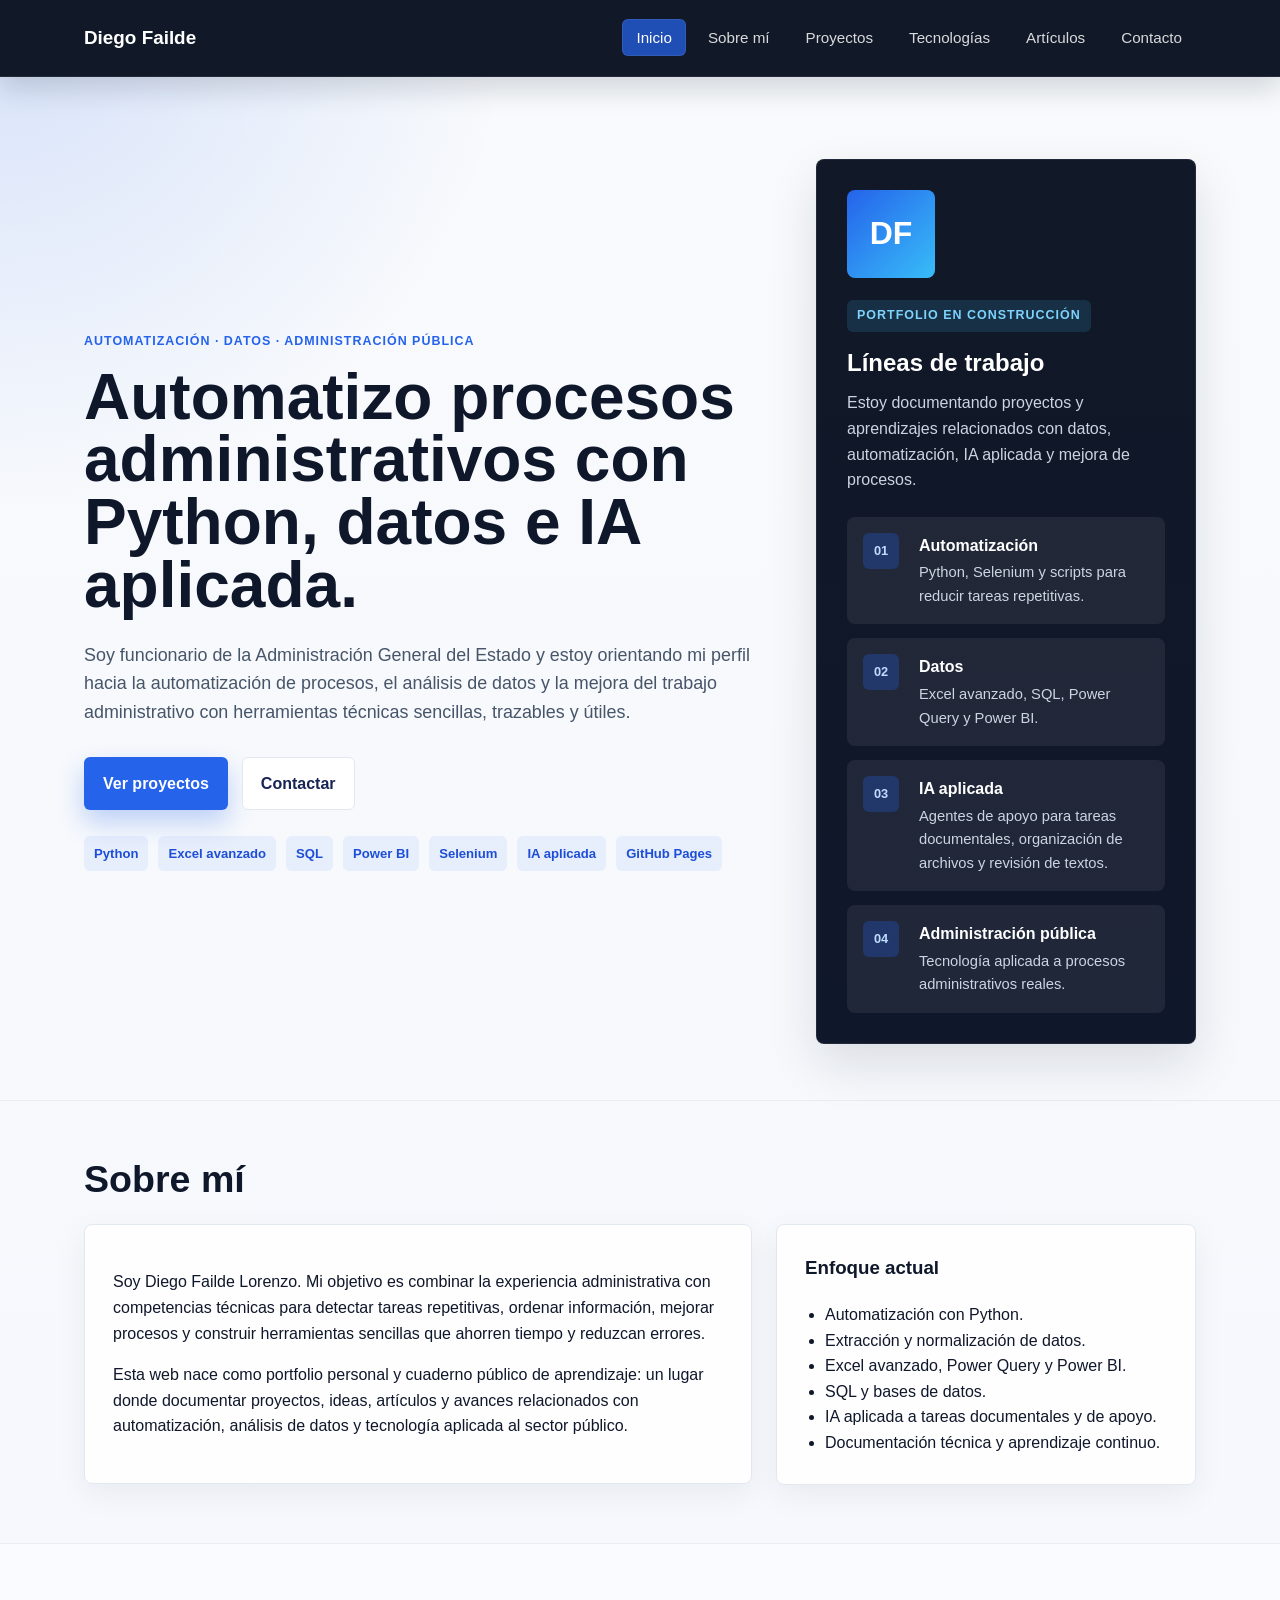
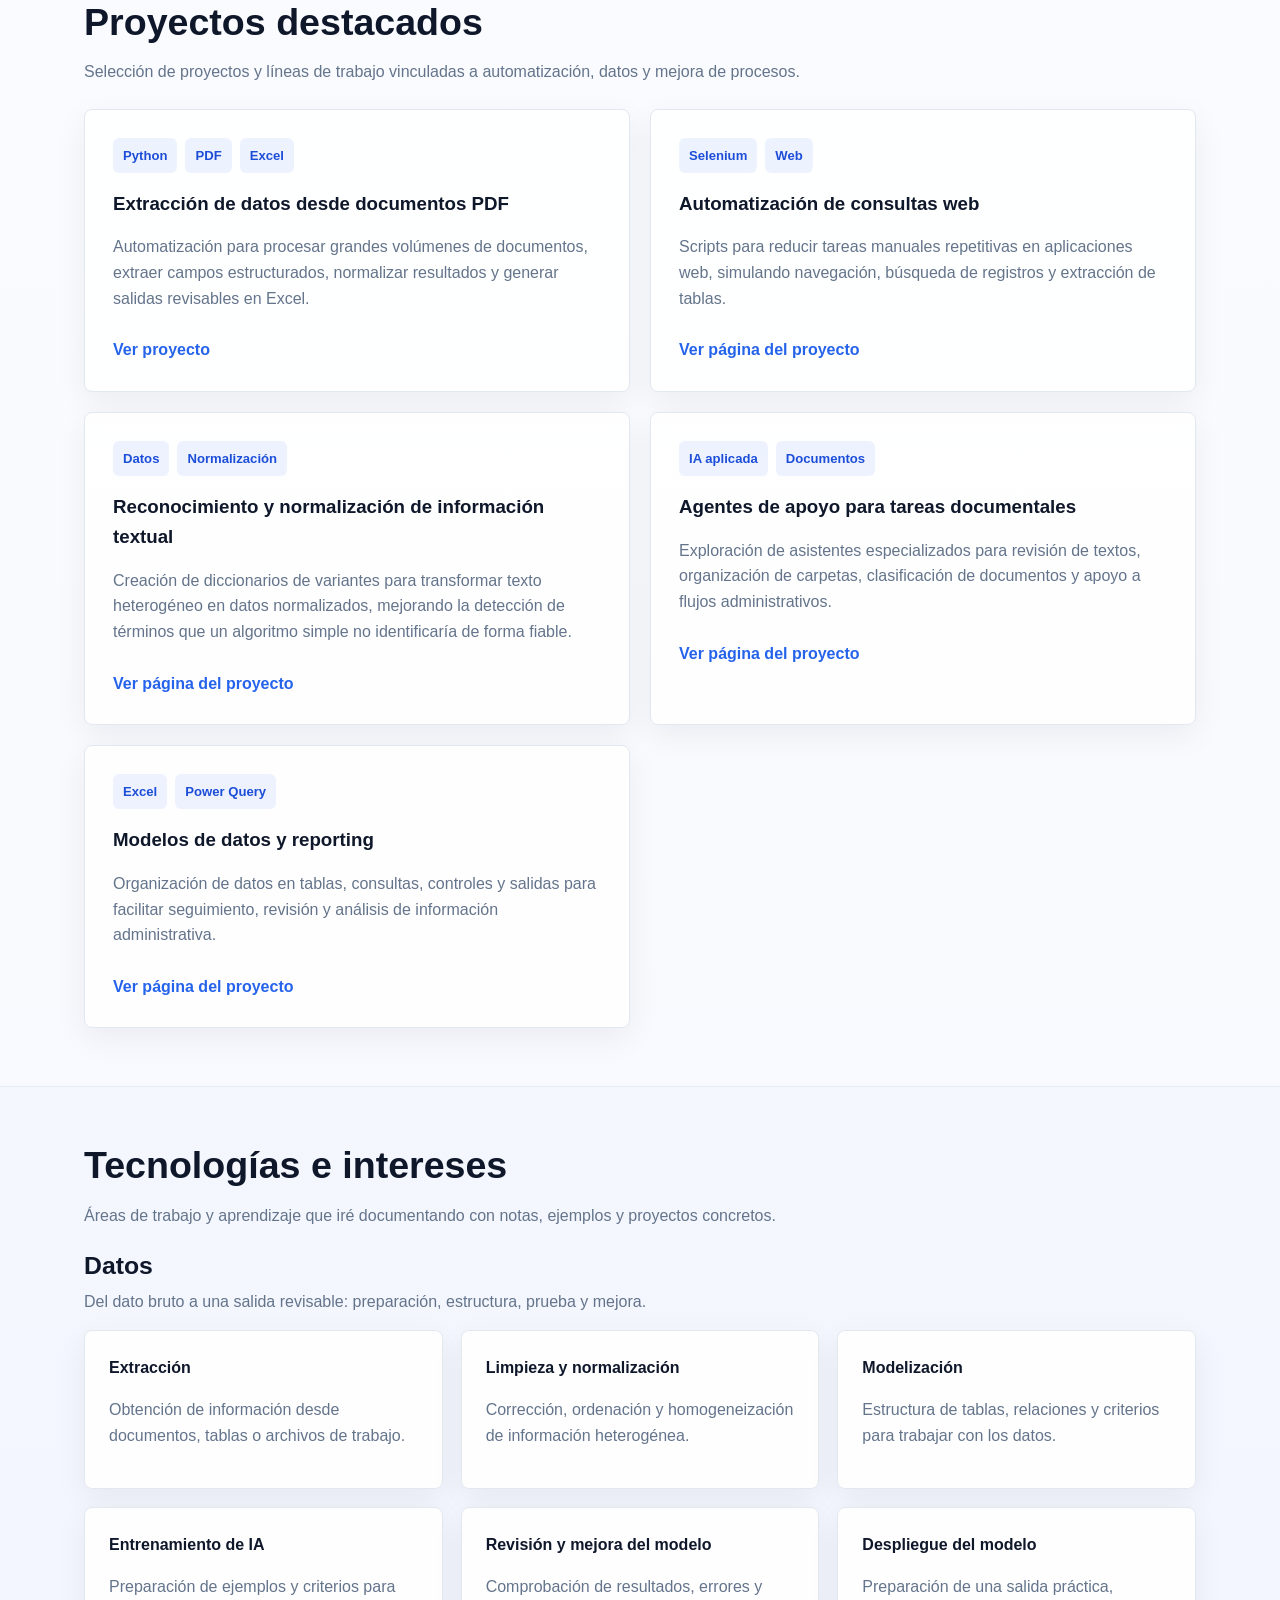
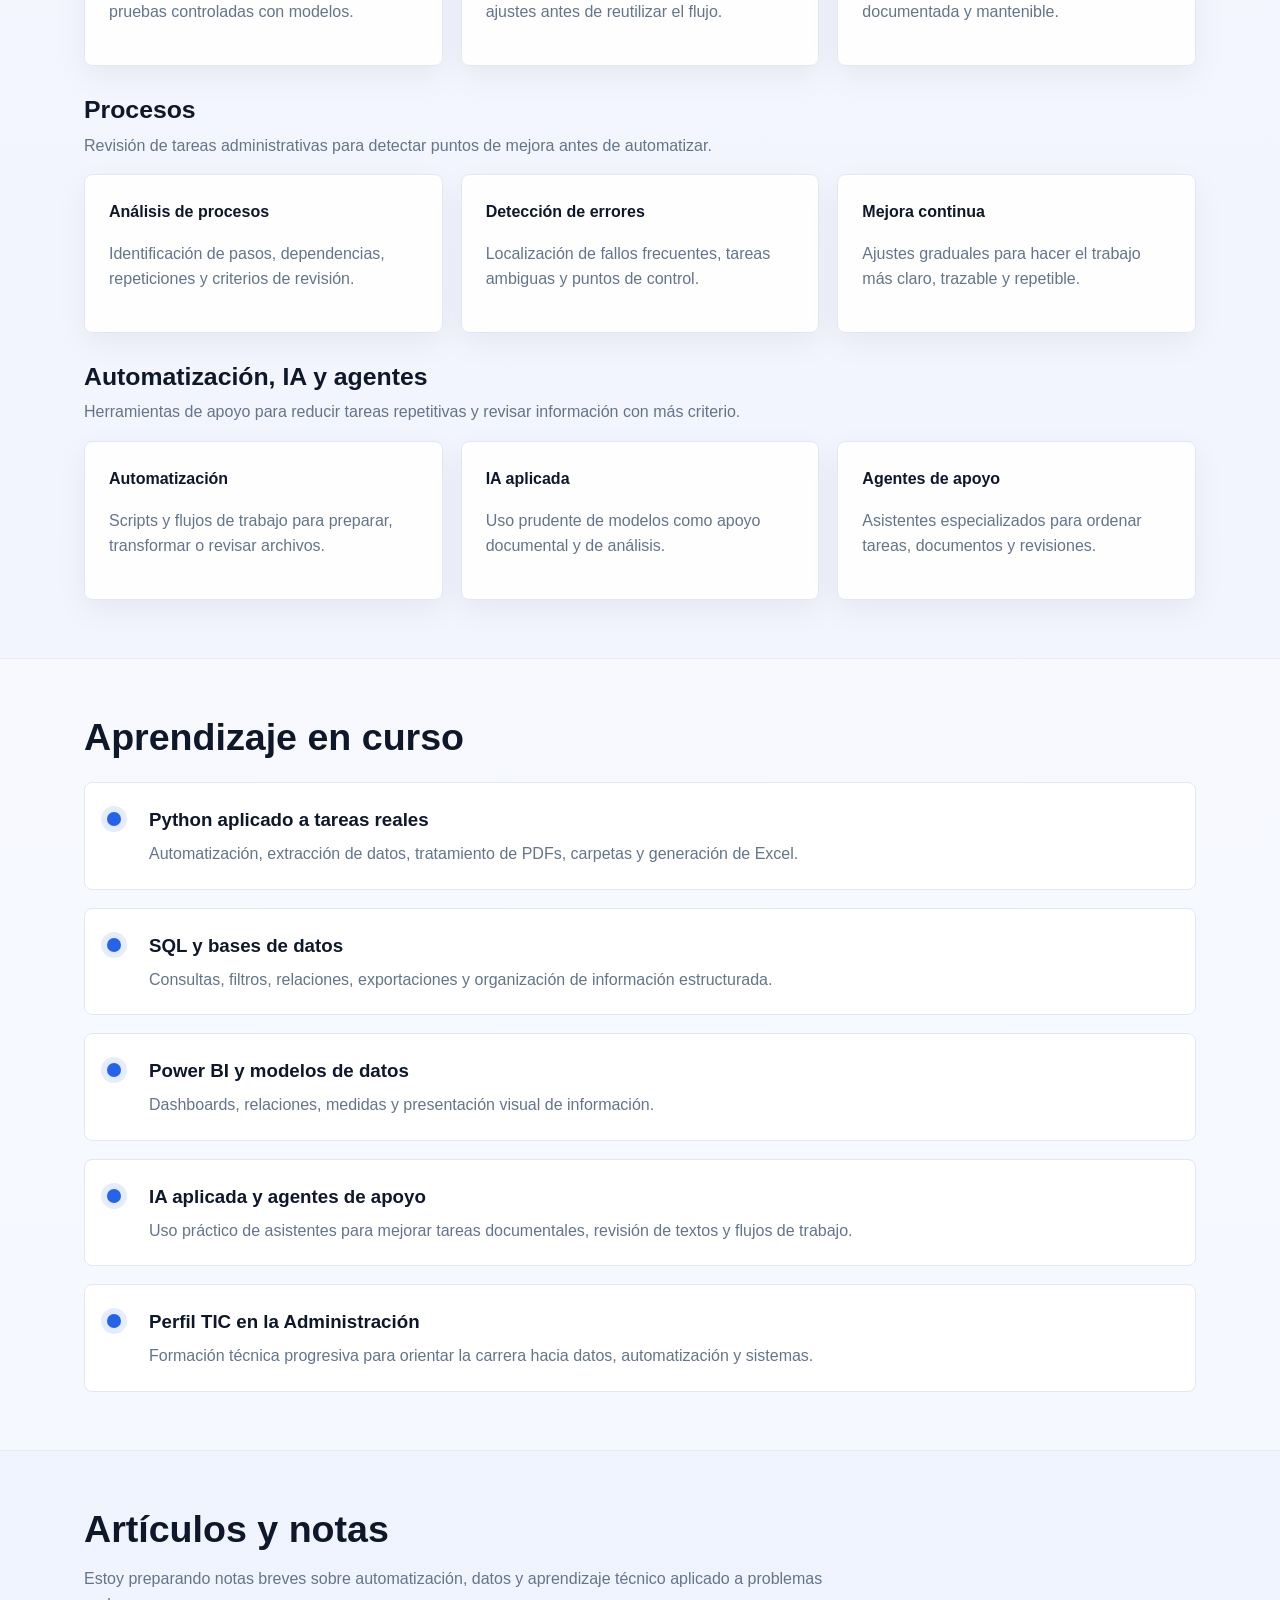
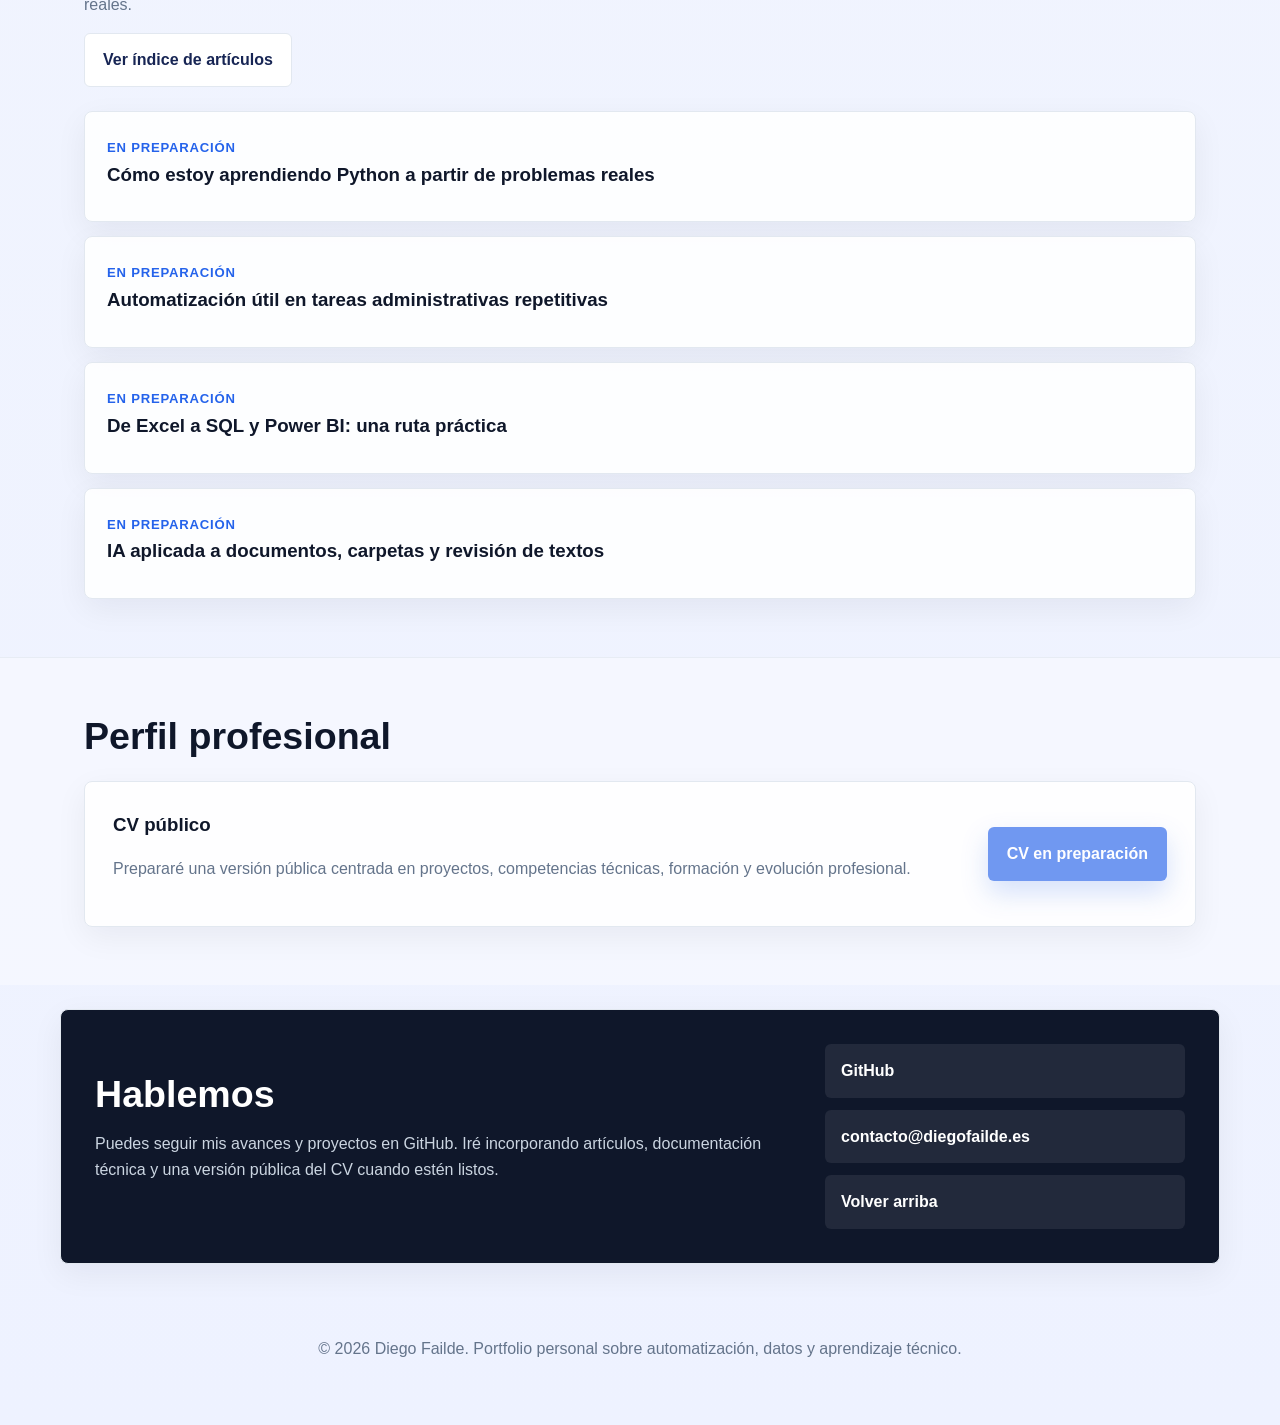
<file: index.html>
<!DOCTYPE html>
<html lang="es">
<head>
  <meta charset="UTF-8" />
  <meta name="viewport" content="width=device-width, initial-scale=1.0" />
  <title>Diego Failde | Automatización, datos y administración pública</title>
  <meta name="description" content="Portfolio personal de Diego Failde: automatización, análisis de datos, Python, Excel, SQL, IA aplicada y mejora de procesos en la administración pública." />
  <meta name="robots" content="index, follow" />
  <meta name="theme-color" content="#172033" />
  <meta property="og:title" content="Diego Failde | Automatización, datos y administración pública" />
  <meta property="og:description" content="Portfolio personal sobre automatización, análisis de datos, Python, Excel, SQL, IA aplicada y mejora de procesos." />
  <meta property="og:type" content="website" />
  <meta property="og:url" content="https://www.diegofailde.es/" />
  <meta property="og:site_name" content="Diego Failde" />
  <meta property="og:locale" content="es_ES" />
  <meta name="twitter:card" content="summary" />
  <meta name="twitter:title" content="Diego Failde | Automatización, datos y administración pública" />
  <meta name="twitter:description" content="Portfolio personal sobre automatización, análisis de datos, Python, Excel, SQL, IA aplicada y mejora de procesos." />
  <link rel="canonical" href="https://www.diegofailde.es/" />
  <link rel="icon" href="/favicon.svg" type="image/svg+xml" />
  <link rel="stylesheet" href="styles.css?v=20260615-2" />
</head>

<body>
  <a class="skip-link" href="#contenido">Saltar al contenido</a>

  <header class="site-header">
    <nav class="nav" aria-label="Navegación principal">
      <a class="brand" href="#inicio">Diego Failde</a>

      <ul class="nav-links">
        <li><a href="#inicio">Inicio</a></li>
        <li><a href="#sobre-mi">Sobre mí</a></li>
        <li><a href="#proyectos">Proyectos</a></li>
        <li><a href="#tecnologias">Tecnologías</a></li>
        <li><a href="#articulos">Artículos</a></li>
        <li><a href="#contacto">Contacto</a></li>
      </ul>
    </nav>
  </header>

  <main id="contenido">
    <section id="inicio" class="hero" aria-labelledby="titulo-principal">
      <div class="hero-content">
        <p class="eyebrow">Automatización · Datos · Administración pública</p>

        <h1 id="titulo-principal">
          Automatizo procesos administrativos con Python, datos e IA aplicada.
        </h1>

        <p class="hero-text">
          Soy funcionario de la Administración General del Estado y estoy orientando mi perfil hacia
          la automatización de procesos, el análisis de datos y la mejora del trabajo administrativo
          con herramientas técnicas sencillas, trazables y útiles.
        </p>

        <div class="hero-actions">
          <a class="btn btn-primary" href="#proyectos">Ver proyectos</a>
          <a class="btn btn-secondary" href="#contacto">Contactar</a>
        </div>

        <div class="hero-tags">
          <span>Python</span>
          <span>Excel avanzado</span>
          <span>SQL</span>
          <span>Power BI</span>
          <span>Selenium</span>
          <span>IA aplicada</span>
          <span>GitHub Pages</span>
        </div>
      </div>

      <aside class="hero-card" aria-labelledby="lineas-trabajo">
        <div class="avatar">DF</div>

        <p class="card-label">Portfolio en construcción</p>

        <h2 id="lineas-trabajo">Líneas de trabajo</h2>

        <p class="hero-card-text">
          Estoy documentando proyectos y aprendizajes relacionados con datos,
          automatización, IA aplicada y mejora de procesos.
        </p>

        <div class="focus-list">
          <div>
            <span class="focus-icon">01</span>
            <div>
              <strong>Automatización</strong>
              <p>Python, Selenium y scripts para reducir tareas repetitivas.</p>
            </div>
          </div>

          <div>
            <span class="focus-icon">02</span>
            <div>
              <strong>Datos</strong>
              <p>Excel avanzado, SQL, Power Query y Power BI.</p>
            </div>
          </div>

          <div>
            <span class="focus-icon">03</span>
            <div>
              <strong>IA aplicada</strong>
              <p>Agentes de apoyo para tareas documentales, organización de archivos y revisión de textos.</p>
            </div>
          </div>

          <div>
            <span class="focus-icon">04</span>
            <div>
              <strong>Administración pública</strong>
              <p>Tecnología aplicada a procesos administrativos reales.</p>
            </div>
          </div>
        </div>
      </aside>
    </section>

    <section id="sobre-mi" class="section section-band observe-section" aria-labelledby="sobre-mi-titulo">
      <div class="section-heading">
        <h2 id="sobre-mi-titulo">Sobre mí</h2>
      </div>

      <div class="two-columns">
        <div>
          <p>
            Soy Diego Failde Lorenzo. Mi objetivo es combinar la experiencia administrativa con competencias
            técnicas para detectar tareas repetitivas, ordenar información, mejorar procesos y construir
            herramientas sencillas que ahorren tiempo y reduzcan errores.
          </p>

          <p>
            Esta web nace como portfolio personal y cuaderno público de aprendizaje: un lugar donde documentar
            proyectos, ideas, artículos y avances relacionados con automatización, análisis de datos y tecnología
            aplicada al sector público.
          </p>
        </div>

        <div class="highlight-box">
          <h3>Enfoque actual</h3>
          <ul>
            <li>Automatización con Python.</li>
            <li>Extracción y normalización de datos.</li>
            <li>Excel avanzado, Power Query y Power BI.</li>
            <li>SQL y bases de datos.</li>
            <li>IA aplicada a tareas documentales y de apoyo.</li>
            <li>Documentación técnica y aprendizaje continuo.</li>
          </ul>
        </div>
      </div>
    </section>

    <section id="proyectos" class="section section-band section-band-muted observe-section" aria-labelledby="proyectos-titulo">
      <div class="section-heading">
        <h2 id="proyectos-titulo">Proyectos destacados</h2>
        <p>
          Selección de proyectos y líneas de trabajo vinculadas a automatización, datos y mejora de procesos.
        </p>
      </div>

      <div class="project-grid">
        <article class="project-card featured">
          <div class="card-topline">
            <span class="badge">Python</span>
            <span class="badge">PDF</span>
            <span class="badge">Excel</span>
          </div>
          <h3>Extracción de datos desde documentos PDF</h3>
          <p>
            Automatización para procesar grandes volúmenes de documentos, extraer campos estructurados,
            normalizar resultados y generar salidas revisables en Excel.
          </p>
          <a href="proyectos/preparacion-expedientes-pdf.html" class="card-link">Ver proyecto</a>
        </article>

        <article class="project-card">
          <div class="card-topline">
            <span class="badge">Selenium</span>
            <span class="badge">Web</span>
          </div>
          <h3>Automatización de consultas web</h3>
          <p>
            Scripts para reducir tareas manuales repetitivas en aplicaciones web, simulando navegación,
            búsqueda de registros y extracción de tablas.
          </p>
          <a href="proyectos/automatizacion-consultas-web.html" class="card-link">Ver página del proyecto</a>
        </article>

        <article class="project-card">
          <div class="card-topline">
            <span class="badge">Datos</span>
            <span class="badge">Normalización</span>
          </div>
          <h3>Reconocimiento y normalización de información textual</h3>
          <p>
            Creación de diccionarios de variantes para transformar texto heterogéneo en datos normalizados,
            mejorando la detección de términos que un algoritmo simple no identificaría de forma fiable.
          </p>
          <a href="proyectos/normalizacion-informacion-textual.html" class="card-link">Ver página del proyecto</a>
        </article>

        <article class="project-card">
          <div class="card-topline">
            <span class="badge">IA aplicada</span>
            <span class="badge">Documentos</span>
          </div>
          <h3>Agentes de apoyo para tareas documentales</h3>
          <p>
            Exploración de asistentes especializados para revisión de textos, organización de carpetas,
            clasificación de documentos y apoyo a flujos administrativos.
          </p>
          <a href="proyectos/agentes-apoyo-documental.html" class="card-link">Ver página del proyecto</a>
        </article>

        <article class="project-card">
          <div class="card-topline">
            <span class="badge">Excel</span>
            <span class="badge">Power Query</span>
          </div>
          <h3>Modelos de datos y reporting</h3>
          <p>
            Organización de datos en tablas, consultas, controles y salidas para facilitar seguimiento,
            revisión y análisis de información administrativa.
          </p>
          <a href="proyectos/modelos-datos-reporting.html" class="card-link">Ver página del proyecto</a>
        </article>
      </div>
    </section>

    <section id="tecnologias" class="section section-band observe-section" aria-labelledby="tecnologias-titulo">
      <div class="section-heading">
        <h2 id="tecnologias-titulo">Tecnologías e intereses</h2>
        <p>
          Áreas de trabajo y aprendizaje que iré documentando con notas, ejemplos y proyectos concretos.
        </p>
      </div>

      <div class="work-blocks">
        <article class="work-block">
          <div class="work-block-heading">
            <h3>Datos</h3>
            <p>Del dato bruto a una salida revisable: preparación, estructura, prueba y mejora.</p>
          </div>
          <div class="skills-grid compact-grid">
            <a class="skill-card" href="temas/limpieza-normalizacion.html">
              <h4>Extracción</h4>
              <p>Obtención de información desde documentos, tablas o archivos de trabajo.</p>
            </a>
            <a class="skill-card" href="temas/limpieza-normalizacion.html">
              <h4>Limpieza y normalización</h4>
              <p>Corrección, ordenación y homogeneización de información heterogénea.</p>
            </a>
            <a class="skill-card" href="temas/modelizacion.html">
              <h4>Modelización</h4>
              <p>Estructura de tablas, relaciones y criterios para trabajar con los datos.</p>
            </a>
            <a class="skill-card" href="temas/analisis-datos.html">
              <h4>Entrenamiento de IA</h4>
              <p>Preparación de ejemplos y criterios para pruebas controladas con modelos.</p>
            </a>
            <a class="skill-card" href="temas/analisis-datos.html">
              <h4>Revisión y mejora del modelo</h4>
              <p>Comprobación de resultados, errores y ajustes antes de reutilizar el flujo.</p>
            </a>
            <a class="skill-card" href="temas/modelizacion.html">
              <h4>Despliegue del modelo</h4>
              <p>Preparación de una salida práctica, documentada y mantenible.</p>
            </a>
          </div>
        </article>

        <article class="work-block">
          <div class="work-block-heading">
            <h3>Procesos</h3>
            <p>Revisión de tareas administrativas para detectar puntos de mejora antes de automatizar.</p>
          </div>
          <div class="skills-grid compact-grid three-grid">
            <a class="skill-card" href="temas/mejora-procesos.html">
              <h4>Análisis de procesos</h4>
              <p>Identificación de pasos, dependencias, repeticiones y criterios de revisión.</p>
            </a>
            <a class="skill-card" href="temas/mejora-procesos.html">
              <h4>Detección de errores</h4>
              <p>Localización de fallos frecuentes, tareas ambiguas y puntos de control.</p>
            </a>
            <a class="skill-card" href="temas/mejora-procesos.html">
              <h4>Mejora continua</h4>
              <p>Ajustes graduales para hacer el trabajo más claro, trazable y repetible.</p>
            </a>
          </div>
        </article>

        <article class="work-block">
          <div class="work-block-heading">
            <h3>Automatización, IA y agentes</h3>
            <p>Herramientas de apoyo para reducir tareas repetitivas y revisar información con más criterio.</p>
          </div>
          <div class="skills-grid compact-grid three-grid">
            <a class="skill-card" href="temas/automatizacion.html">
              <h4>Automatización</h4>
              <p>Scripts y flujos de trabajo para preparar, transformar o revisar archivos.</p>
            </a>
            <a class="skill-card" href="temas/automatizacion.html">
              <h4>IA aplicada</h4>
              <p>Uso prudente de modelos como apoyo documental y de análisis.</p>
            </a>
            <a class="skill-card" href="temas/automatizacion.html">
              <h4>Agentes de apoyo</h4>
              <p>Asistentes especializados para ordenar tareas, documentos y revisiones.</p>
            </a>
          </div>
        </article>
      </div>
    </section>

    <section id="aprendizaje" class="section section-band section-band-muted" aria-labelledby="aprendizaje-titulo">
      <div class="section-heading">
        <h2 id="aprendizaje-titulo">Aprendizaje en curso</h2>
      </div>

      <div class="timeline">
        <div class="timeline-item">
          <span class="timeline-marker"></span>
          <div>
            <h3>Python aplicado a tareas reales</h3>
            <p>Automatización, extracción de datos, tratamiento de PDFs, carpetas y generación de Excel.</p>
          </div>
        </div>

        <div class="timeline-item">
          <span class="timeline-marker"></span>
          <div>
            <h3>SQL y bases de datos</h3>
            <p>Consultas, filtros, relaciones, exportaciones y organización de información estructurada.</p>
          </div>
        </div>

        <div class="timeline-item">
          <span class="timeline-marker"></span>
          <div>
            <h3>Power BI y modelos de datos</h3>
            <p>Dashboards, relaciones, medidas y presentación visual de información.</p>
          </div>
        </div>

        <div class="timeline-item">
          <span class="timeline-marker"></span>
          <div>
            <h3>IA aplicada y agentes de apoyo</h3>
            <p>Uso práctico de asistentes para mejorar tareas documentales, revisión de textos y flujos de trabajo.</p>
          </div>
        </div>

        <div class="timeline-item">
          <span class="timeline-marker"></span>
          <div>
            <h3>Perfil TIC en la Administración</h3>
            <p>Formación técnica progresiva para orientar la carrera hacia datos, automatización y sistemas.</p>
          </div>
        </div>
      </div>
    </section>

    <section id="articulos" class="section section-band observe-section" aria-labelledby="articulos-titulo">
      <div class="section-heading">
        <h2 id="articulos-titulo">Artículos y notas</h2>
        <p>
          Estoy preparando notas breves sobre automatización, datos y aprendizaje técnico aplicado a problemas reales.
        </p>
        <a class="btn btn-secondary" href="articulos/">Ver índice de artículos</a>
      </div>

      <div class="article-list">
        <article>
          <span>En preparación</span>
          <h3>Cómo estoy aprendiendo Python a partir de problemas reales</h3>
        </article>

        <article>
          <span>En preparación</span>
          <h3>Automatización útil en tareas administrativas repetitivas</h3>
        </article>

        <article>
          <span>En preparación</span>
          <h3>De Excel a SQL y Power BI: una ruta práctica</h3>
        </article>

        <article>
          <span>En preparación</span>
          <h3>IA aplicada a documentos, carpetas y revisión de textos</h3>
        </article>
      </div>
    </section>

    <section id="cv" class="section section-band section-band-muted" aria-labelledby="cv-titulo">
      <div class="section-heading">
        <h2 id="cv-titulo">Perfil profesional</h2>
      </div>

      <div class="cv-box">
        <div>
          <h3>CV público</h3>
          <p>
            Prepararé una versión pública centrada en proyectos, competencias técnicas, formación y evolución profesional.
          </p>
        </div>

        <span class="btn btn-primary disabled" role="status">CV en preparación</span>
      </div>
    </section>

    <section id="contacto" class="section contact-section observe-section" aria-labelledby="contacto-titulo">
      <div>
        <h2 id="contacto-titulo">Hablemos</h2>
        <p>
          Puedes seguir mis avances y proyectos en GitHub. Iré incorporando artículos, documentación
          técnica y una versión pública del CV cuando estén listos.
        </p>
      </div>

      <div class="contact-links">
        <a href="https://github.com/DiegoFailde707" target="_blank" rel="noopener noreferrer" aria-label="GitHub de Diego Failde, abre en una pestaña nueva">GitHub</a>
        <a href="mailto:contacto@diegofailde.es">contacto@diegofailde.es</a>
        <a href="#inicio">Volver arriba</a>
      </div>
    </section>
  </main>

  <footer class="footer">
    <p>© 2026 Diego Failde. Portfolio personal sobre automatización, datos y aprendizaje técnico.</p>
  </footer>

  <script>
    const navLinks = Array.from(document.querySelectorAll('.nav-links a'));
    const trackedSections = navLinks
      .map((link) => document.querySelector(link.getAttribute('href')))
      .filter(Boolean);

    function setActiveLink(id) {
      navLinks.forEach((link) => {
        const isActive = link.getAttribute('href') === `#${id}`;

        link.classList.toggle('active', isActive);

        if (isActive) {
          link.setAttribute('aria-current', 'true');
        } else {
          link.removeAttribute('aria-current');
        }
      });
    }

    function updateActiveLink() {
      const pageBottom = window.innerHeight + window.scrollY >= document.documentElement.scrollHeight - 8;

      if (pageBottom) {
        setActiveLink('contacto');
        return;
      }

      const headerHeight = document.querySelector('.site-header')?.offsetHeight || 0;
      const readingLine = window.scrollY + headerHeight + 120;
      let currentId = trackedSections[0]?.id;

      trackedSections.forEach((section) => {
        const sectionTop = section.getBoundingClientRect().top + window.scrollY;

        if (readingLine >= sectionTop) {
          currentId = section.id;
        }
      });

      if (currentId) {
        setActiveLink(currentId);
      }
    }

    navLinks.forEach((link) => {
      link.addEventListener('click', () => {
        const id = link.getAttribute('href').replace('#', '');
        setActiveLink(id);
        window.setTimeout(updateActiveLink, 500);
      });
    });

    let ticking = false;

    window.addEventListener('scroll', () => {
      if (!ticking) {
        window.requestAnimationFrame(() => {
          updateActiveLink();
          ticking = false;
        });

        ticking = true;
      }
    });

    window.addEventListener('load', updateActiveLink);
    window.addEventListener('resize', updateActiveLink);
  </script>
</body>
</html>
</file>
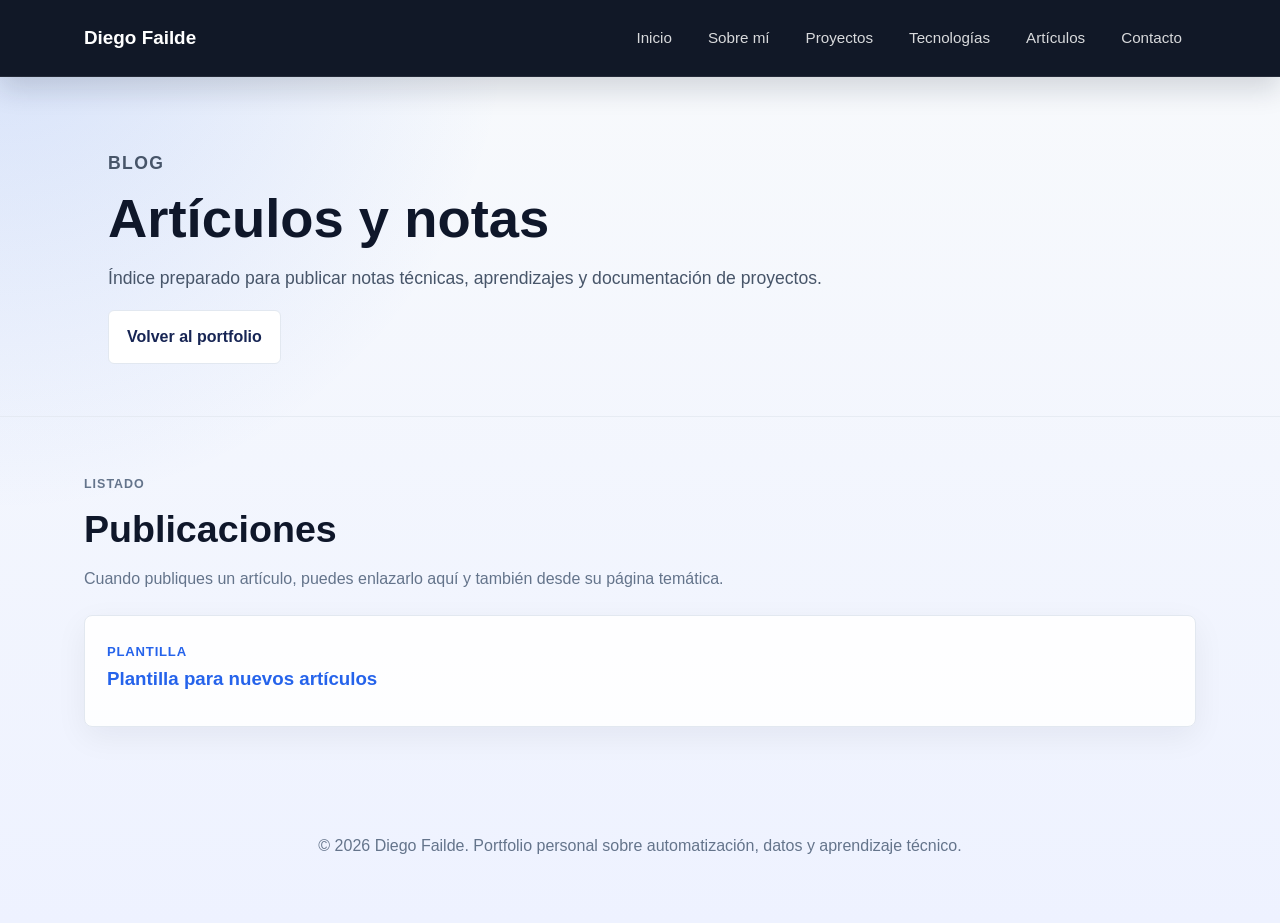
<file: articulos/index.html>
<!DOCTYPE html>
<html lang="es">
<head>
  <meta charset="UTF-8" />
  <meta name="viewport" content="width=device-width, initial-scale=1.0" />
  <title>Artículos y notas | Diego Failde</title>
  <meta name="description" content="Índice de artículos y notas de Diego Failde sobre automatización, datos, procesos y aprendizaje técnico." />
  <meta name="robots" content="index, follow" />
  <meta name="theme-color" content="#172033" />
  <meta property="og:title" content="Artículos y notas | Diego Failde" />
  <meta property="og:description" content="Índice de artículos y notas sobre automatización, datos y procesos." />
  <meta property="og:type" content="website" />
  <meta property="og:url" content="https://www.diegofailde.es/articulos/" />
  <meta property="og:site_name" content="Diego Failde" />
  <meta property="og:locale" content="es_ES" />
  <meta name="twitter:card" content="summary" />
  <meta name="twitter:title" content="Artículos y notas | Diego Failde" />
  <meta name="twitter:description" content="Índice de artículos y notas sobre automatización, datos y procesos." />
  <link rel="canonical" href="https://www.diegofailde.es/articulos/" />
  <link rel="icon" href="/favicon.svg" type="image/svg+xml" />
  <link rel="stylesheet" href="../styles.css?v=20260615-2" />
</head>
<body>
  <a class="skip-link" href="#contenido">Saltar al contenido</a>
  <header class="site-header">
    <nav class="nav" aria-label="Navegación principal">
      <a class="brand" href="../index.html#inicio">Diego Failde</a>
      <ul class="nav-links">
        <li><a href="../index.html#inicio">Inicio</a></li>
        <li><a href="../index.html#sobre-mi">Sobre mí</a></li>
        <li><a href="../index.html#proyectos">Proyectos</a></li>
        <li><a href="../index.html#tecnologias">Tecnologías</a></li>
        <li><a href="../index.html#articulos" aria-current="true">Artículos</a></li>
        <li><a href="../index.html#contacto">Contacto</a></li>
      </ul>
    </nav>
  </header>
  <main id="contenido">
    <section class="page-hero" aria-labelledby="titulo-principal">
      <p class="eyebrow">Blog</p>
      <h1 id="titulo-principal">Artículos y notas</h1>
      <p>Índice preparado para publicar notas técnicas, aprendizajes y documentación de proyectos.</p>
      <a class="btn btn-secondary" href="../index.html#articulos">Volver al portfolio</a>
    </section>
    <section class="section section-band" aria-labelledby="articulos-titulo">
      <div class="section-inner">
        <div class="section-heading">
          <p class="eyebrow">Listado</p>
          <h2 id="articulos-titulo">Publicaciones</h2>
          <p>Cuando publiques un artículo, puedes enlazarlo aquí y también desde su página temática.</p>
        </div>
        <div class="article-list">
          <article>
            <span>Plantilla</span>
            <h3><a class="inline-link" href="plantilla-articulo.html">Plantilla para nuevos artículos</a></h3>
          </article>
        </div>
      </div>
    </section>
  </main>
  <footer class="footer">
    <p>© 2026 Diego Failde. Portfolio personal sobre automatización, datos y aprendizaje técnico.</p>
  </footer>
</body>
</html>
</file>
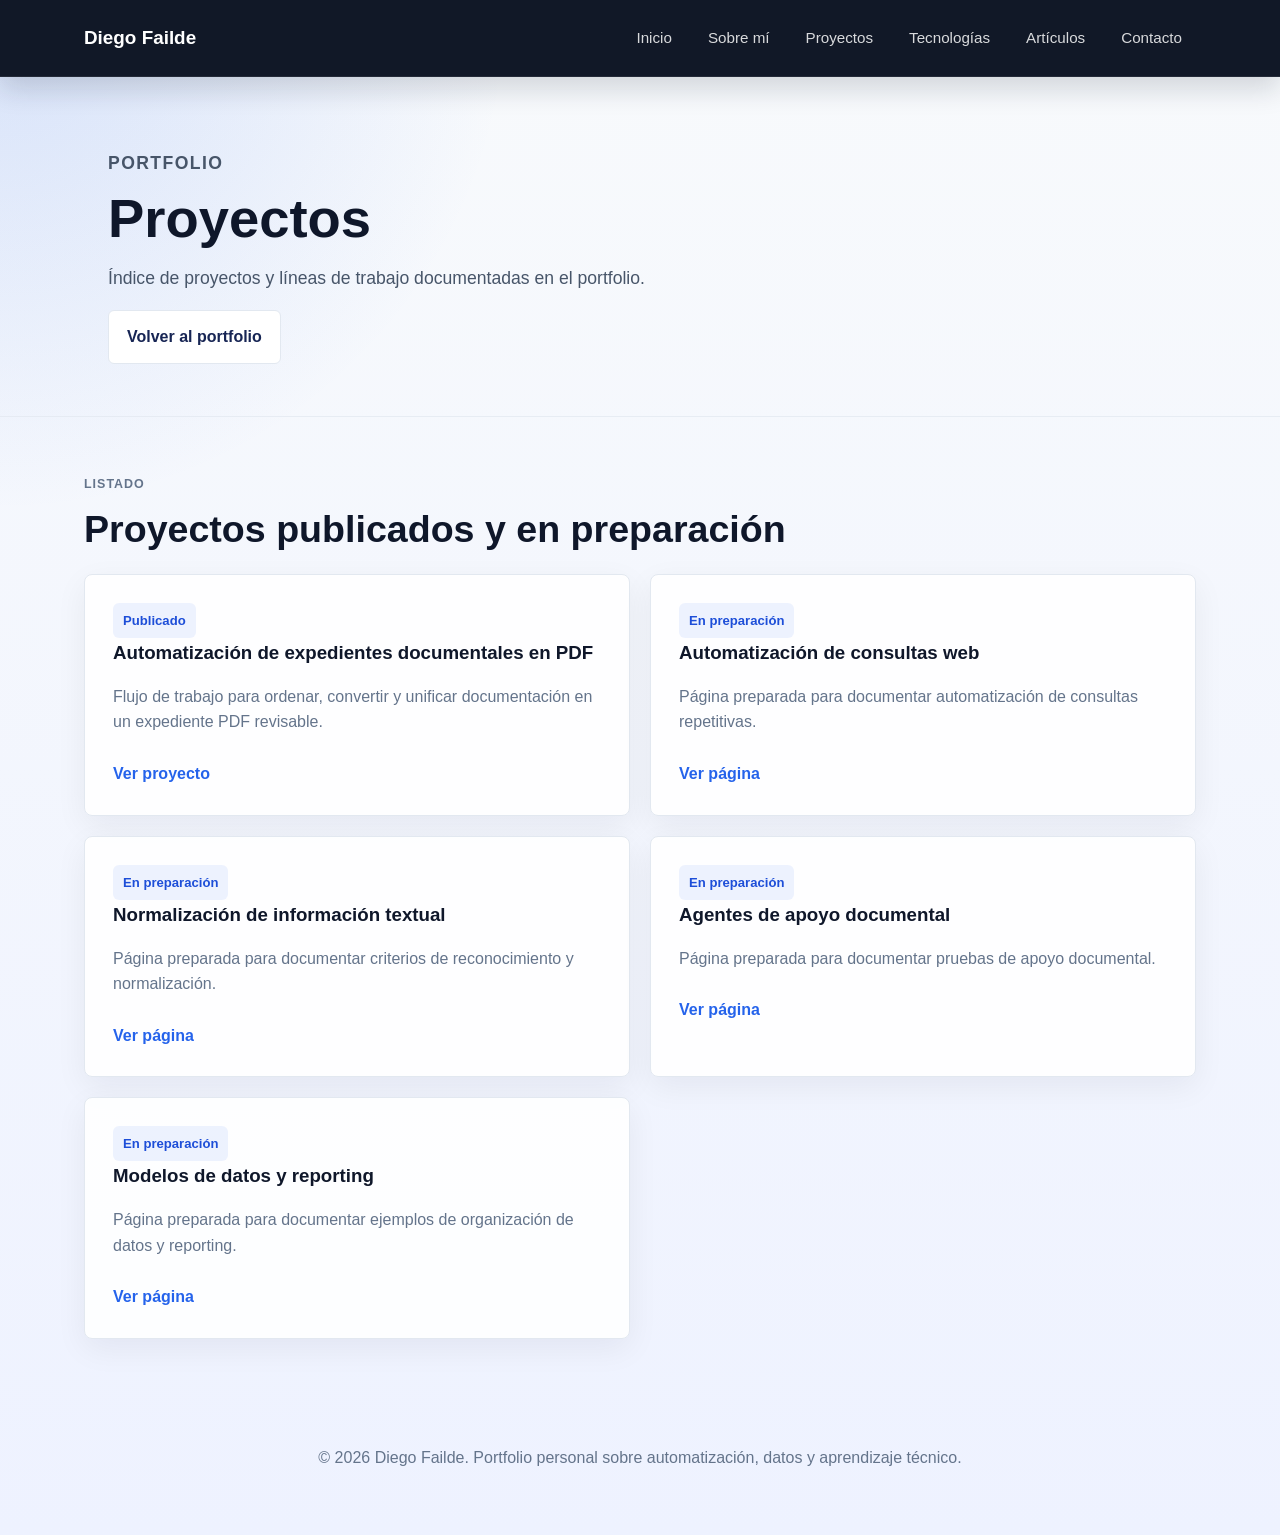
<file: proyectos/index.html>
<!DOCTYPE html>
<html lang="es">
<head>
  <meta charset="UTF-8" />
  <meta name="viewport" content="width=device-width, initial-scale=1.0" />
  <title>Proyectos | Diego Failde</title>
  <meta name="description" content="Índice de proyectos de Diego Failde sobre automatización, datos, normalización y mejora de procesos." />
  <meta name="robots" content="index, follow" />
  <meta name="theme-color" content="#172033" />
  <meta property="og:title" content="Proyectos | Diego Failde" />
  <meta property="og:description" content="Índice de proyectos sobre automatización, datos y mejora de procesos." />
  <meta property="og:type" content="website" />
  <meta property="og:url" content="https://www.diegofailde.es/proyectos/" />
  <meta property="og:site_name" content="Diego Failde" />
  <meta property="og:locale" content="es_ES" />
  <meta name="twitter:card" content="summary" />
  <meta name="twitter:title" content="Proyectos | Diego Failde" />
  <meta name="twitter:description" content="Índice de proyectos sobre automatización, datos y mejora de procesos." />
  <link rel="canonical" href="https://www.diegofailde.es/proyectos/" />
  <link rel="icon" href="/favicon.svg" type="image/svg+xml" />
  <link rel="stylesheet" href="../styles.css?v=20260615-2" />
</head>
<body>
  <a class="skip-link" href="#contenido">Saltar al contenido</a>
  <header class="site-header">
    <nav class="nav" aria-label="Navegación principal">
      <a class="brand" href="../index.html#inicio">Diego Failde</a>
      <ul class="nav-links">
        <li><a href="../index.html#inicio">Inicio</a></li>
        <li><a href="../index.html#sobre-mi">Sobre mí</a></li>
        <li><a href="../index.html#proyectos" aria-current="true">Proyectos</a></li>
        <li><a href="../index.html#tecnologias">Tecnologías</a></li>
        <li><a href="../index.html#articulos">Artículos</a></li>
        <li><a href="../index.html#contacto">Contacto</a></li>
      </ul>
    </nav>
  </header>
  <main id="contenido">
    <section class="page-hero" aria-labelledby="titulo-principal">
      <p class="eyebrow">Portfolio</p>
      <h1 id="titulo-principal">Proyectos</h1>
      <p>Índice de proyectos y líneas de trabajo documentadas en el portfolio.</p>
      <a class="btn btn-secondary" href="../index.html#proyectos">Volver al portfolio</a>
    </section>
    <section class="section section-band" aria-labelledby="listado-titulo">
      <div class="section-inner">
        <div class="section-heading">
          <p class="eyebrow">Listado</p>
          <h2 id="listado-titulo">Proyectos publicados y en preparación</h2>
        </div>
        <div class="project-grid">
          <article class="project-card featured">
            <span class="badge">Publicado</span>
            <h3>Automatización de expedientes documentales en PDF</h3>
            <p>Flujo de trabajo para ordenar, convertir y unificar documentación en un expediente PDF revisable.</p>
            <a class="card-link" href="preparacion-expedientes-pdf.html">Ver proyecto</a>
          </article>
          <article class="project-card">
            <span class="badge">En preparación</span>
            <h3>Automatización de consultas web</h3>
            <p>Página preparada para documentar automatización de consultas repetitivas.</p>
            <a class="card-link" href="automatizacion-consultas-web.html">Ver página</a>
          </article>
          <article class="project-card">
            <span class="badge">En preparación</span>
            <h3>Normalización de información textual</h3>
            <p>Página preparada para documentar criterios de reconocimiento y normalización.</p>
            <a class="card-link" href="normalizacion-informacion-textual.html">Ver página</a>
          </article>
          <article class="project-card">
            <span class="badge">En preparación</span>
            <h3>Agentes de apoyo documental</h3>
            <p>Página preparada para documentar pruebas de apoyo documental.</p>
            <a class="card-link" href="agentes-apoyo-documental.html">Ver página</a>
          </article>
          <article class="project-card">
            <span class="badge">En preparación</span>
            <h3>Modelos de datos y reporting</h3>
            <p>Página preparada para documentar ejemplos de organización de datos y reporting.</p>
            <a class="card-link" href="modelos-datos-reporting.html">Ver página</a>
          </article>
        </div>
      </div>
    </section>
  </main>
  <footer class="footer">
    <p>© 2026 Diego Failde. Portfolio personal sobre automatización, datos y aprendizaje técnico.</p>
  </footer>
</body>
</html>
</file>
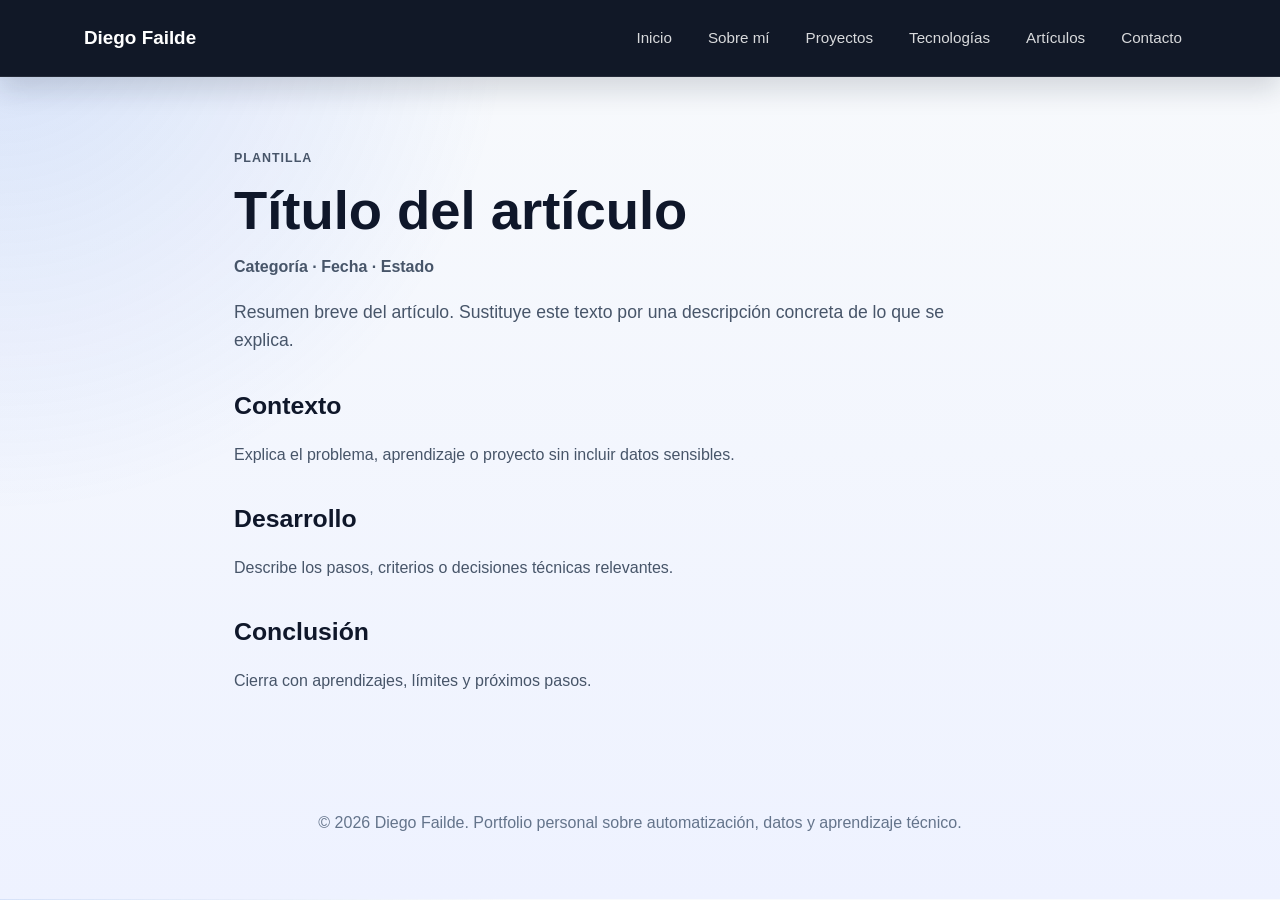
<file: articulos/plantilla-articulo.html>
<!DOCTYPE html>
<html lang="es">
<head>
  <meta charset="UTF-8" />
  <meta name="viewport" content="width=device-width, initial-scale=1.0" />
  <title>Plantilla de artículo | Diego Failde</title>
  <meta name="description" content="Plantilla HTML para crear nuevos artículos del portfolio de Diego Failde." />
  <meta name="robots" content="noindex, follow" />
  <meta name="theme-color" content="#172033" />
  <link rel="canonical" href="https://www.diegofailde.es/articulos/plantilla-articulo.html" />
  <link rel="icon" href="/favicon.svg" type="image/svg+xml" />
  <link rel="stylesheet" href="../styles.css?v=20260615-2" />
</head>
<body>
  <a class="skip-link" href="#contenido">Saltar al contenido</a>
  <header class="site-header">
    <nav class="nav" aria-label="Navegación principal">
      <a class="brand" href="../index.html#inicio">Diego Failde</a>
      <ul class="nav-links">
        <li><a href="../index.html#inicio">Inicio</a></li>
        <li><a href="../index.html#sobre-mi">Sobre mí</a></li>
        <li><a href="../index.html#proyectos">Proyectos</a></li>
        <li><a href="../index.html#tecnologias">Tecnologías</a></li>
        <li><a href="index.html" aria-current="true">Artículos</a></li>
        <li><a href="../index.html#contacto">Contacto</a></li>
      </ul>
    </nav>
  </header>
  <main id="contenido">
    <article class="article-page" aria-labelledby="titulo-principal">
      <p class="eyebrow">Plantilla</p>
      <h1 id="titulo-principal">Título del artículo</h1>
      <p class="article-meta">Categoría · Fecha · Estado</p>
      <p class="lead">Resumen breve del artículo. Sustituye este texto por una descripción concreta de lo que se explica.</p>

      <h2>Contexto</h2>
      <p>Explica el problema, aprendizaje o proyecto sin incluir datos sensibles.</p>

      <h2>Desarrollo</h2>
      <p>Describe los pasos, criterios o decisiones técnicas relevantes.</p>

      <h2>Conclusión</h2>
      <p>Cierra con aprendizajes, límites y próximos pasos.</p>
    </article>
  </main>
  <footer class="footer">
    <p>© 2026 Diego Failde. Portfolio personal sobre automatización, datos y aprendizaje técnico.</p>
  </footer>
</body>
</html>
</file>
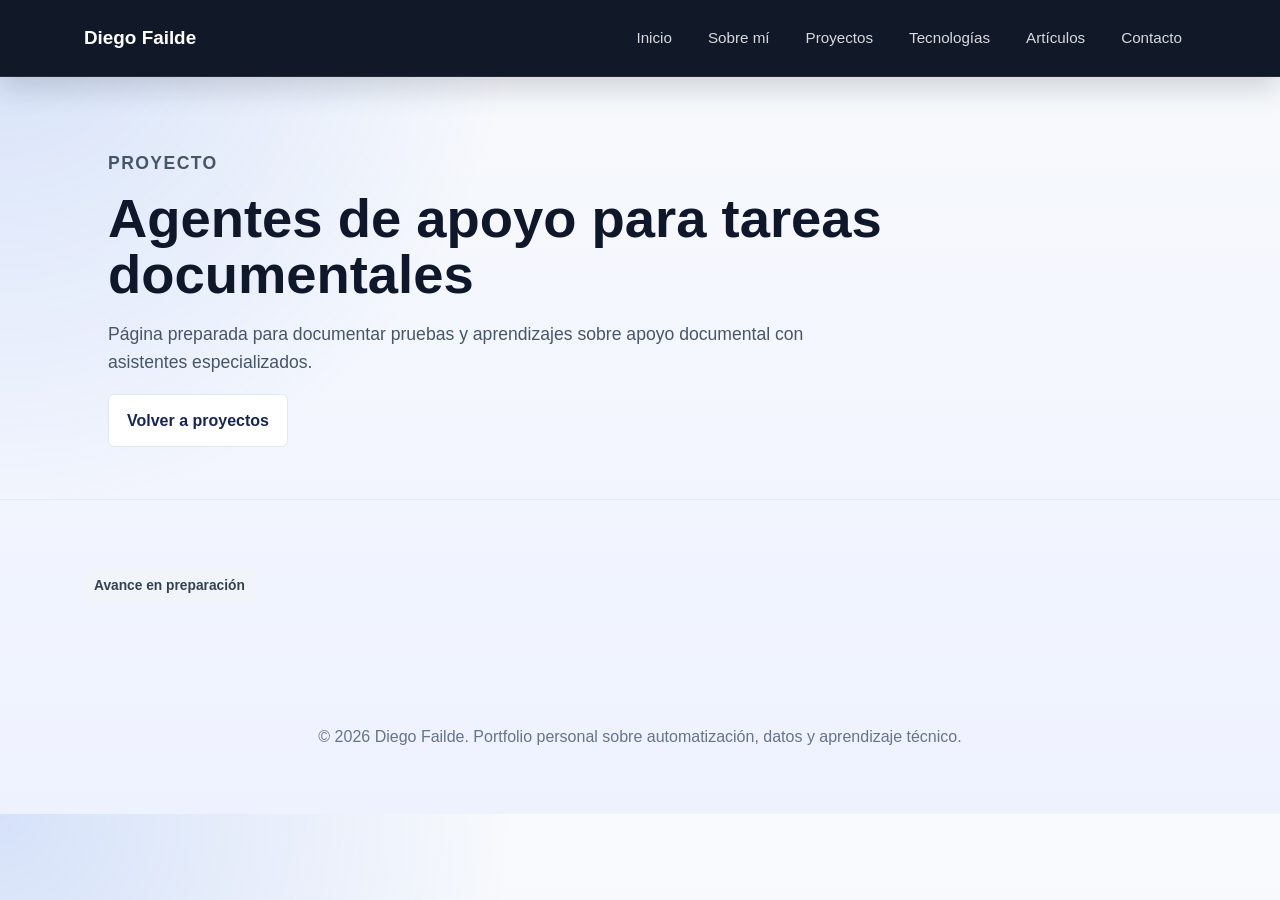
<file: proyectos/agentes-apoyo-documental.html>
<!DOCTYPE html>
<html lang="es">
<head>
  <meta charset="UTF-8" />
  <meta name="viewport" content="width=device-width, initial-scale=1.0" />
  <title>Agentes de apoyo documental | Diego Failde</title>
  <meta name="description" content="Página preparada para documentar exploraciones de asistentes de apoyo documental." />
  <meta name="robots" content="index, follow" />
  <meta name="theme-color" content="#172033" />
  <meta property="og:title" content="Agentes de apoyo documental | Diego Failde" />
  <meta property="og:description" content="Página preparada para documentar exploraciones de asistentes de apoyo documental." />
  <meta property="og:type" content="article" />
  <meta property="og:url" content="https://www.diegofailde.es/proyectos/agentes-apoyo-documental.html" />
  <meta property="og:site_name" content="Diego Failde" />
  <meta property="og:locale" content="es_ES" />
  <meta name="twitter:card" content="summary" />
  <meta name="twitter:title" content="Agentes de apoyo documental | Diego Failde" />
  <meta name="twitter:description" content="Página preparada para documentar exploraciones de asistentes de apoyo documental." />
  <link rel="canonical" href="https://www.diegofailde.es/proyectos/agentes-apoyo-documental.html" />
  <link rel="icon" href="/favicon.svg" type="image/svg+xml" />
  <link rel="stylesheet" href="../styles.css?v=20260615-2" />
</head>
<body>
  <a class="skip-link" href="#contenido">Saltar al contenido</a>
  <header class="site-header"><nav class="nav" aria-label="Navegación principal"><a class="brand" href="../index.html#inicio">Diego Failde</a><ul class="nav-links"><li><a href="../index.html#inicio">Inicio</a></li><li><a href="../index.html#sobre-mi">Sobre mí</a></li><li><a href="../index.html#proyectos" aria-current="true">Proyectos</a></li><li><a href="../index.html#tecnologias">Tecnologías</a></li><li><a href="../index.html#articulos">Artículos</a></li><li><a href="../index.html#contacto">Contacto</a></li></ul></nav></header>
  <main id="contenido">
    <section class="page-hero" aria-labelledby="titulo-principal">
      <p class="eyebrow">Proyecto</p>
      <h1 id="titulo-principal">Agentes de apoyo para tareas documentales</h1>
      <p>Página preparada para documentar pruebas y aprendizajes sobre apoyo documental con asistentes especializados.</p>
      <a class="btn btn-secondary" href="../index.html#proyectos">Volver a proyectos</a>
    </section>
    <section class="section section-band"><div class="section-inner"><p class="card-status">Avance en preparación</p></div></section>
  </main>
  <footer class="footer"><p>© 2026 Diego Failde. Portfolio personal sobre automatización, datos y aprendizaje técnico.</p></footer>
</body>
</html>
</file>
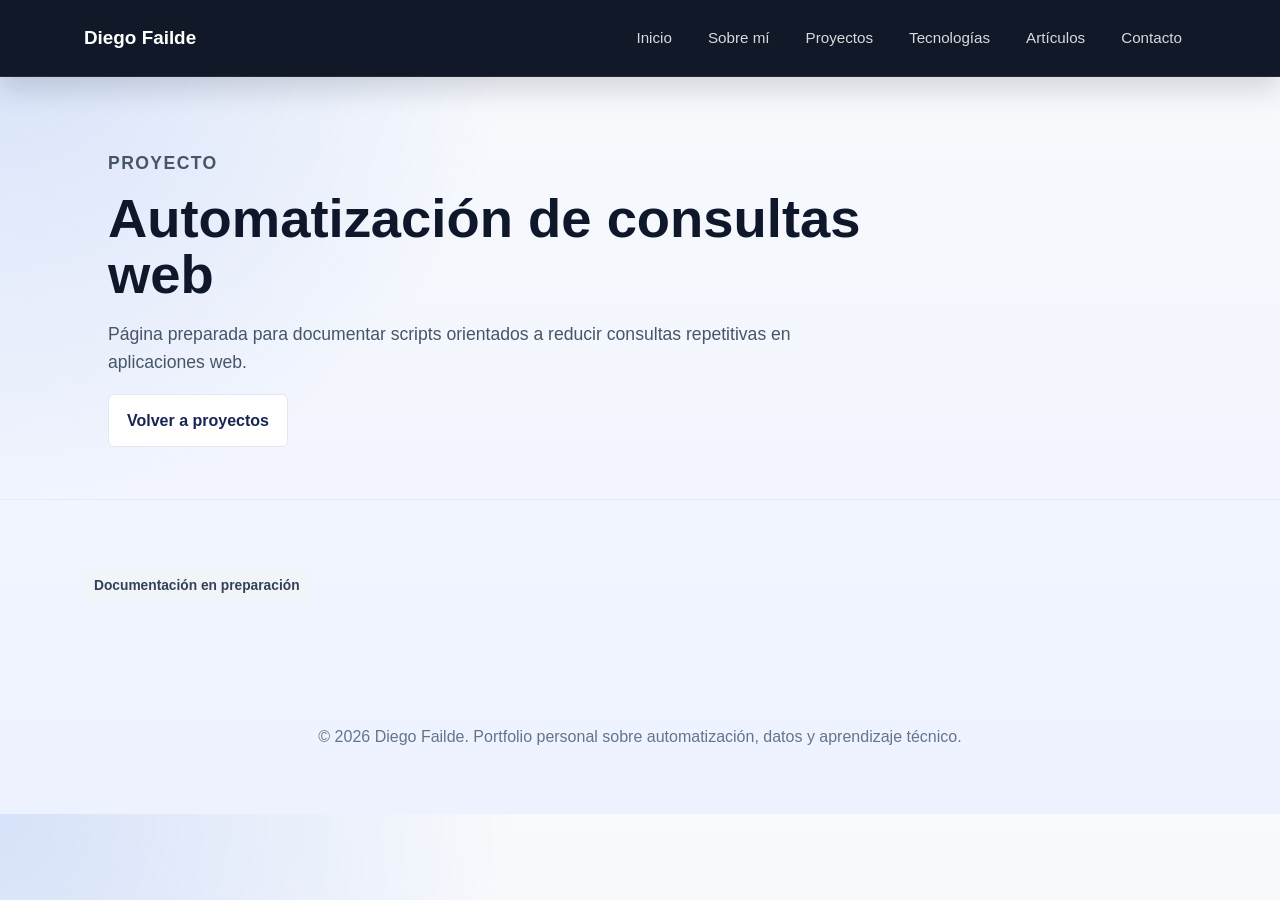
<file: proyectos/automatizacion-consultas-web.html>
<!DOCTYPE html>
<html lang="es">
<head>
  <meta charset="UTF-8" />
  <meta name="viewport" content="width=device-width, initial-scale=1.0" />
  <title>Automatización de consultas web | Diego Failde</title>
  <meta name="description" content="Página preparada para documentar un proyecto de automatización de consultas web." />
  <meta name="robots" content="index, follow" />
  <meta name="theme-color" content="#172033" />
  <meta property="og:title" content="Automatización de consultas web | Diego Failde" />
  <meta property="og:description" content="Página preparada para documentar un proyecto de automatización de consultas web." />
  <meta property="og:type" content="article" />
  <meta property="og:url" content="https://www.diegofailde.es/proyectos/automatizacion-consultas-web.html" />
  <meta property="og:site_name" content="Diego Failde" />
  <meta property="og:locale" content="es_ES" />
  <meta name="twitter:card" content="summary" />
  <meta name="twitter:title" content="Automatización de consultas web | Diego Failde" />
  <meta name="twitter:description" content="Página preparada para documentar un proyecto de automatización de consultas web." />
  <link rel="canonical" href="https://www.diegofailde.es/proyectos/automatizacion-consultas-web.html" />
  <link rel="icon" href="/favicon.svg" type="image/svg+xml" />
  <link rel="stylesheet" href="../styles.css?v=20260615-2" />
</head>
<body>
  <a class="skip-link" href="#contenido">Saltar al contenido</a>
  <header class="site-header"><nav class="nav" aria-label="Navegación principal"><a class="brand" href="../index.html#inicio">Diego Failde</a><ul class="nav-links"><li><a href="../index.html#inicio">Inicio</a></li><li><a href="../index.html#sobre-mi">Sobre mí</a></li><li><a href="../index.html#proyectos" aria-current="true">Proyectos</a></li><li><a href="../index.html#tecnologias">Tecnologías</a></li><li><a href="../index.html#articulos">Artículos</a></li><li><a href="../index.html#contacto">Contacto</a></li></ul></nav></header>
  <main id="contenido">
    <section class="page-hero" aria-labelledby="titulo-principal">
      <p class="eyebrow">Proyecto</p>
      <h1 id="titulo-principal">Automatización de consultas web</h1>
      <p>Página preparada para documentar scripts orientados a reducir consultas repetitivas en aplicaciones web.</p>
      <a class="btn btn-secondary" href="../index.html#proyectos">Volver a proyectos</a>
    </section>
    <section class="section section-band"><div class="section-inner"><p class="card-status">Documentación en preparación</p></div></section>
  </main>
  <footer class="footer"><p>© 2026 Diego Failde. Portfolio personal sobre automatización, datos y aprendizaje técnico.</p></footer>
</body>
</html>
</file>
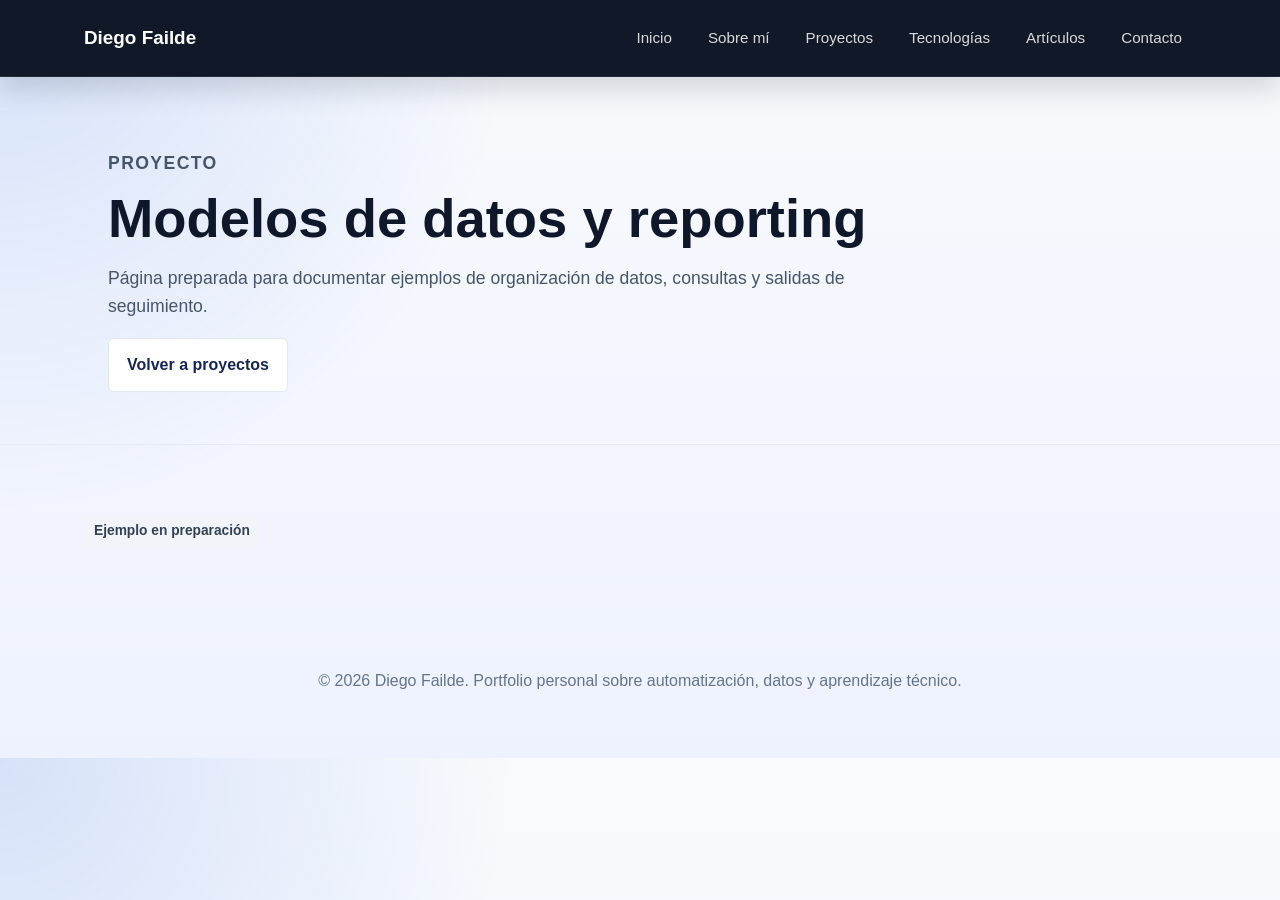
<file: proyectos/modelos-datos-reporting.html>
<!DOCTYPE html>
<html lang="es">
<head>
  <meta charset="UTF-8" />
  <meta name="viewport" content="width=device-width, initial-scale=1.0" />
  <title>Modelos de datos y reporting | Diego Failde</title>
  <meta name="description" content="Página preparada para documentar ejemplos de modelos de datos y reporting." />
  <meta name="robots" content="index, follow" />
  <meta name="theme-color" content="#172033" />
  <meta property="og:title" content="Modelos de datos y reporting | Diego Failde" />
  <meta property="og:description" content="Página preparada para documentar ejemplos de modelos de datos y reporting." />
  <meta property="og:type" content="article" />
  <meta property="og:url" content="https://www.diegofailde.es/proyectos/modelos-datos-reporting.html" />
  <meta property="og:site_name" content="Diego Failde" />
  <meta property="og:locale" content="es_ES" />
  <meta name="twitter:card" content="summary" />
  <meta name="twitter:title" content="Modelos de datos y reporting | Diego Failde" />
  <meta name="twitter:description" content="Página preparada para documentar ejemplos de modelos de datos y reporting." />
  <link rel="canonical" href="https://www.diegofailde.es/proyectos/modelos-datos-reporting.html" />
  <link rel="icon" href="/favicon.svg" type="image/svg+xml" />
  <link rel="stylesheet" href="../styles.css?v=20260615-2" />
</head>
<body>
  <a class="skip-link" href="#contenido">Saltar al contenido</a>
  <header class="site-header"><nav class="nav" aria-label="Navegación principal"><a class="brand" href="../index.html#inicio">Diego Failde</a><ul class="nav-links"><li><a href="../index.html#inicio">Inicio</a></li><li><a href="../index.html#sobre-mi">Sobre mí</a></li><li><a href="../index.html#proyectos" aria-current="true">Proyectos</a></li><li><a href="../index.html#tecnologias">Tecnologías</a></li><li><a href="../index.html#articulos">Artículos</a></li><li><a href="../index.html#contacto">Contacto</a></li></ul></nav></header>
  <main id="contenido">
    <section class="page-hero" aria-labelledby="titulo-principal">
      <p class="eyebrow">Proyecto</p>
      <h1 id="titulo-principal">Modelos de datos y reporting</h1>
      <p>Página preparada para documentar ejemplos de organización de datos, consultas y salidas de seguimiento.</p>
      <a class="btn btn-secondary" href="../index.html#proyectos">Volver a proyectos</a>
    </section>
    <section class="section section-band"><div class="section-inner"><p class="card-status">Ejemplo en preparación</p></div></section>
  </main>
  <footer class="footer"><p>© 2026 Diego Failde. Portfolio personal sobre automatización, datos y aprendizaje técnico.</p></footer>
</body>
</html>
</file>
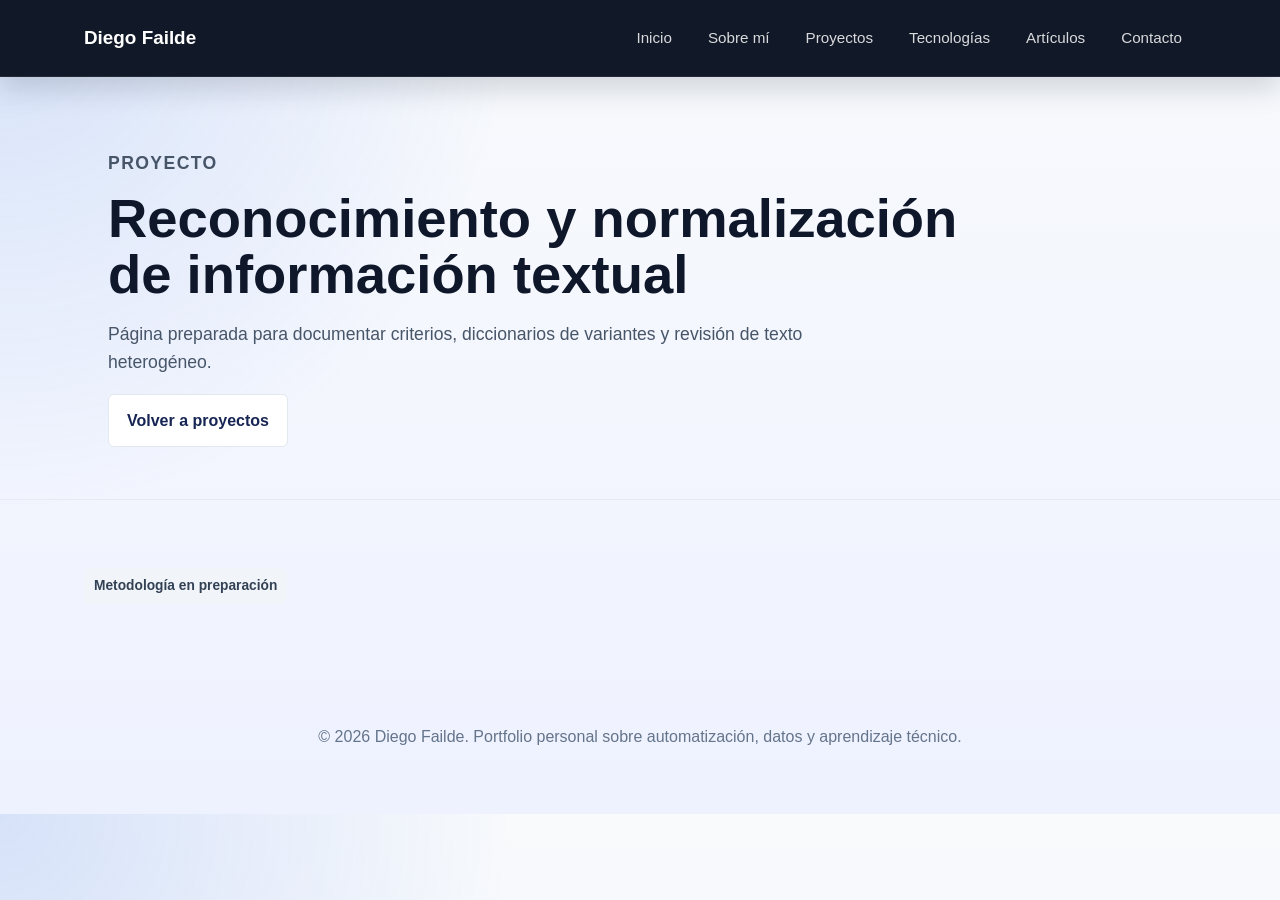
<file: proyectos/normalizacion-informacion-textual.html>
<!DOCTYPE html>
<html lang="es">
<head>
  <meta charset="UTF-8" />
  <meta name="viewport" content="width=device-width, initial-scale=1.0" />
  <title>Normalización de información textual | Diego Failde</title>
  <meta name="description" content="Página preparada para documentar metodología de reconocimiento y normalización de información textual." />
  <meta name="robots" content="index, follow" />
  <meta name="theme-color" content="#172033" />
  <meta property="og:title" content="Normalización de información textual | Diego Failde" />
  <meta property="og:description" content="Página preparada para documentar metodología de reconocimiento y normalización de información textual." />
  <meta property="og:type" content="article" />
  <meta property="og:url" content="https://www.diegofailde.es/proyectos/normalizacion-informacion-textual.html" />
  <meta property="og:site_name" content="Diego Failde" />
  <meta property="og:locale" content="es_ES" />
  <meta name="twitter:card" content="summary" />
  <meta name="twitter:title" content="Normalización de información textual | Diego Failde" />
  <meta name="twitter:description" content="Página preparada para documentar metodología de reconocimiento y normalización de información textual." />
  <link rel="canonical" href="https://www.diegofailde.es/proyectos/normalizacion-informacion-textual.html" />
  <link rel="icon" href="/favicon.svg" type="image/svg+xml" />
  <link rel="stylesheet" href="../styles.css?v=20260615-2" />
</head>
<body>
  <a class="skip-link" href="#contenido">Saltar al contenido</a>
  <header class="site-header"><nav class="nav" aria-label="Navegación principal"><a class="brand" href="../index.html#inicio">Diego Failde</a><ul class="nav-links"><li><a href="../index.html#inicio">Inicio</a></li><li><a href="../index.html#sobre-mi">Sobre mí</a></li><li><a href="../index.html#proyectos" aria-current="true">Proyectos</a></li><li><a href="../index.html#tecnologias">Tecnologías</a></li><li><a href="../index.html#articulos">Artículos</a></li><li><a href="../index.html#contacto">Contacto</a></li></ul></nav></header>
  <main id="contenido">
    <section class="page-hero" aria-labelledby="titulo-principal">
      <p class="eyebrow">Proyecto</p>
      <h1 id="titulo-principal">Reconocimiento y normalización de información textual</h1>
      <p>Página preparada para documentar criterios, diccionarios de variantes y revisión de texto heterogéneo.</p>
      <a class="btn btn-secondary" href="../index.html#proyectos">Volver a proyectos</a>
    </section>
    <section class="section section-band"><div class="section-inner"><p class="card-status">Metodología en preparación</p></div></section>
  </main>
  <footer class="footer"><p>© 2026 Diego Failde. Portfolio personal sobre automatización, datos y aprendizaje técnico.</p></footer>
</body>
</html>
</file>
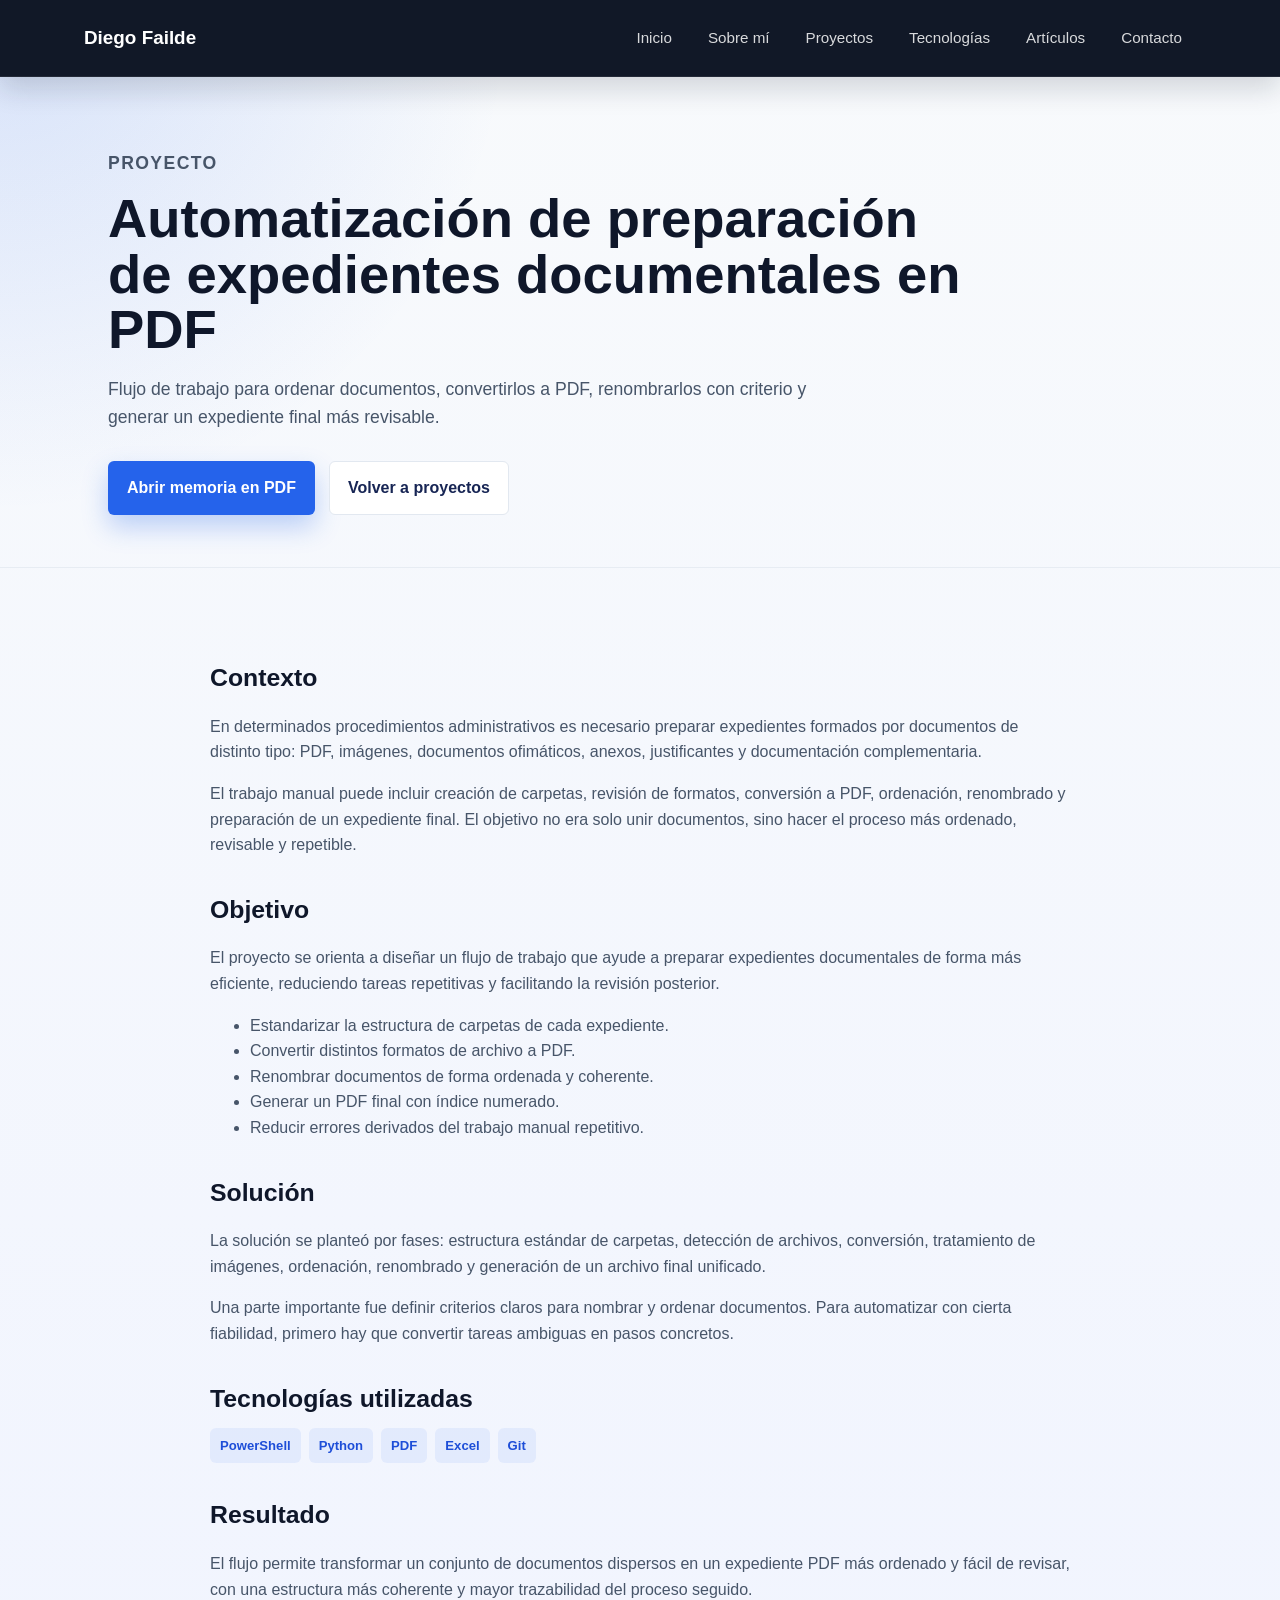
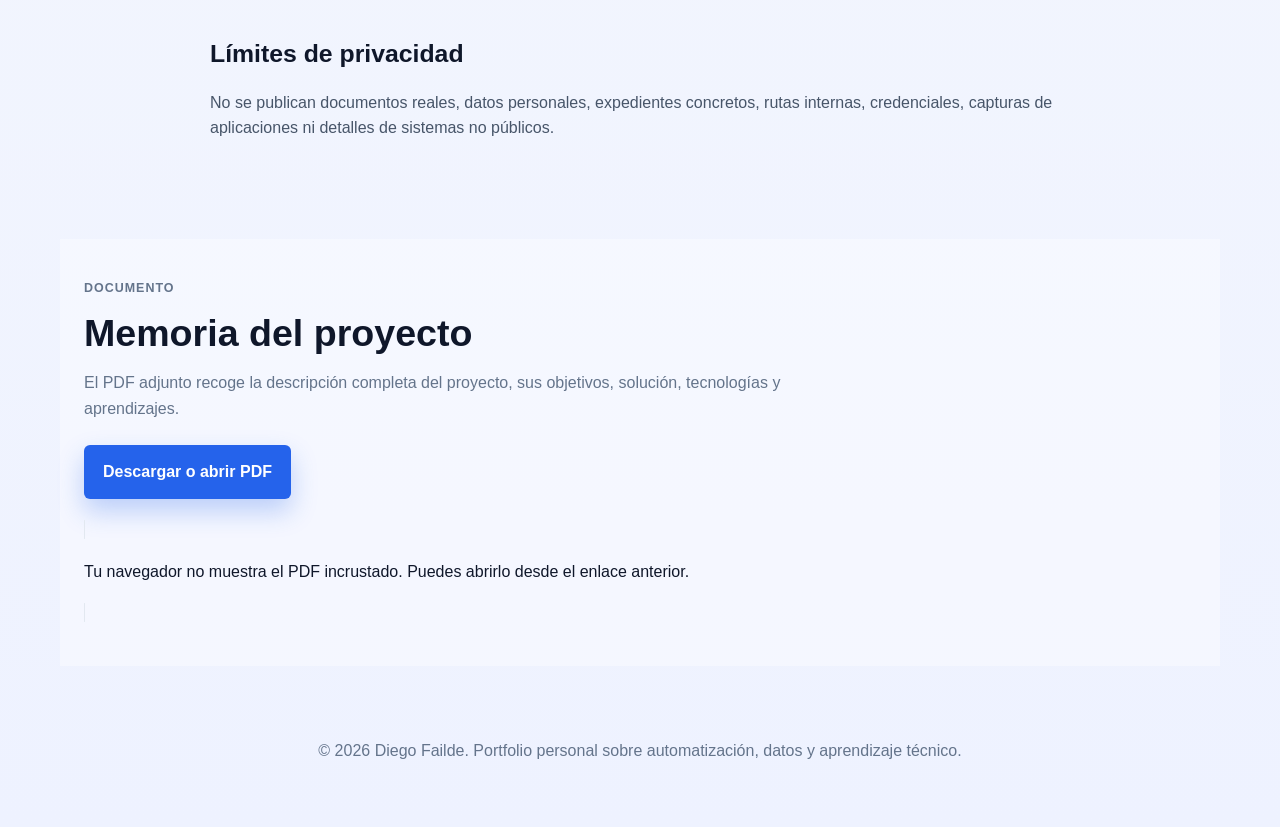
<file: proyectos/preparacion-expedientes-pdf.html>
<!DOCTYPE html>
<html lang="es">
<head>
  <meta charset="UTF-8" />
  <meta name="viewport" content="width=device-width, initial-scale=1.0" />
  <title>Automatización de expedientes PDF | Diego Failde</title>
  <meta name="description" content="Proyecto de automatización para preparar expedientes documentales en PDF de forma más ordenada, revisable y repetible." />
  <meta name="robots" content="index, follow" />
  <meta name="theme-color" content="#172033" />
  <meta property="og:title" content="Automatización de expedientes PDF | Diego Failde" />
  <meta property="og:description" content="Proyecto de automatización para preparar expedientes documentales en PDF." />
  <meta property="og:type" content="article" />
  <meta property="og:url" content="https://www.diegofailde.es/proyectos/preparacion-expedientes-pdf.html" />
  <meta property="og:site_name" content="Diego Failde" />
  <meta property="og:locale" content="es_ES" />
  <meta name="twitter:card" content="summary" />
  <meta name="twitter:title" content="Automatización de expedientes PDF | Diego Failde" />
  <meta name="twitter:description" content="Proyecto de automatización para preparar expedientes documentales en PDF." />
  <link rel="canonical" href="https://www.diegofailde.es/proyectos/preparacion-expedientes-pdf.html" />
  <link rel="icon" href="/favicon.svg" type="image/svg+xml" />
  <link rel="stylesheet" href="../styles.css?v=20260615-2" />
</head>
<body>
  <a class="skip-link" href="#contenido">Saltar al contenido</a>
  <header class="site-header">
    <nav class="nav" aria-label="Navegación principal">
      <a class="brand" href="../index.html#inicio">Diego Failde</a>
      <ul class="nav-links">
        <li><a href="../index.html#inicio">Inicio</a></li>
        <li><a href="../index.html#sobre-mi">Sobre mí</a></li>
        <li><a href="../index.html#proyectos" aria-current="true">Proyectos</a></li>
        <li><a href="../index.html#tecnologias">Tecnologías</a></li>
        <li><a href="../index.html#articulos">Artículos</a></li>
        <li><a href="../index.html#contacto">Contacto</a></li>
      </ul>
    </nav>
  </header>
  <main id="contenido">
    <article class="project-page" aria-labelledby="titulo-principal">
      <header class="page-hero">
        <p class="eyebrow">Proyecto</p>
        <h1 id="titulo-principal">Automatización de preparación de expedientes documentales en PDF</h1>
        <p>Flujo de trabajo para ordenar documentos, convertirlos a PDF, renombrarlos con criterio y generar un expediente final más revisable.</p>
        <div class="hero-actions">
          <a class="btn btn-primary" href="../assets/docs/automatizacion-expedientes-pdf.pdf">Abrir memoria en PDF</a>
          <a class="btn btn-secondary" href="../index.html#proyectos">Volver a proyectos</a>
        </div>
      </header>

      <section class="section section-band" aria-labelledby="contexto-titulo">
        <div class="section-inner article-content">
          <h2 id="contexto-titulo">Contexto</h2>
          <p>En determinados procedimientos administrativos es necesario preparar expedientes formados por documentos de distinto tipo: PDF, imágenes, documentos ofimáticos, anexos, justificantes y documentación complementaria.</p>
          <p>El trabajo manual puede incluir creación de carpetas, revisión de formatos, conversión a PDF, ordenación, renombrado y preparación de un expediente final. El objetivo no era solo unir documentos, sino hacer el proceso más ordenado, revisable y repetible.</p>

          <h2>Objetivo</h2>
          <p>El proyecto se orienta a diseñar un flujo de trabajo que ayude a preparar expedientes documentales de forma más eficiente, reduciendo tareas repetitivas y facilitando la revisión posterior.</p>
          <ul>
            <li>Estandarizar la estructura de carpetas de cada expediente.</li>
            <li>Convertir distintos formatos de archivo a PDF.</li>
            <li>Renombrar documentos de forma ordenada y coherente.</li>
            <li>Generar un PDF final con índice numerado.</li>
            <li>Reducir errores derivados del trabajo manual repetitivo.</li>
          </ul>

          <h2>Solución</h2>
          <p>La solución se planteó por fases: estructura estándar de carpetas, detección de archivos, conversión, tratamiento de imágenes, ordenación, renombrado y generación de un archivo final unificado.</p>
          <p>Una parte importante fue definir criterios claros para nombrar y ordenar documentos. Para automatizar con cierta fiabilidad, primero hay que convertir tareas ambiguas en pasos concretos.</p>

          <h2>Tecnologías utilizadas</h2>
          <div class="card-topline">
            <span class="badge">PowerShell</span>
            <span class="badge">Python</span>
            <span class="badge">PDF</span>
            <span class="badge">Excel</span>
            <span class="badge">Git</span>
          </div>

          <h2>Resultado</h2>
          <p>El flujo permite transformar un conjunto de documentos dispersos en un expediente PDF más ordenado y fácil de revisar, con una estructura más coherente y mayor trazabilidad del proceso seguido.</p>

          <h2>Límites de privacidad</h2>
          <p>No se publican documentos reales, datos personales, expedientes concretos, rutas internas, credenciales, capturas de aplicaciones ni detalles de sistemas no públicos.</p>
        </div>
      </section>

      <section class="section pdf-section" aria-labelledby="pdf-titulo">
        <div class="section-inner">
          <div class="section-heading">
            <p class="eyebrow">Documento</p>
            <h2 id="pdf-titulo">Memoria del proyecto</h2>
            <p>El PDF adjunto recoge la descripción completa del proyecto, sus objetivos, solución, tecnologías y aprendizajes.</p>
          </div>
          <div class="pdf-actions">
            <a class="btn btn-primary" href="../assets/docs/automatizacion-expedientes-pdf.pdf">Descargar o abrir PDF</a>
          </div>
          <object class="pdf-embed" data="../assets/docs/automatizacion-expedientes-pdf.pdf" type="application/pdf">
            <p>Tu navegador no muestra el PDF incrustado. Puedes abrirlo desde el enlace anterior.</p>
          </object>
        </div>
      </section>
    </article>
  </main>
  <footer class="footer">
    <p>© 2026 Diego Failde. Portfolio personal sobre automatización, datos y aprendizaje técnico.</p>
  </footer>
</body>
</html>
</file>
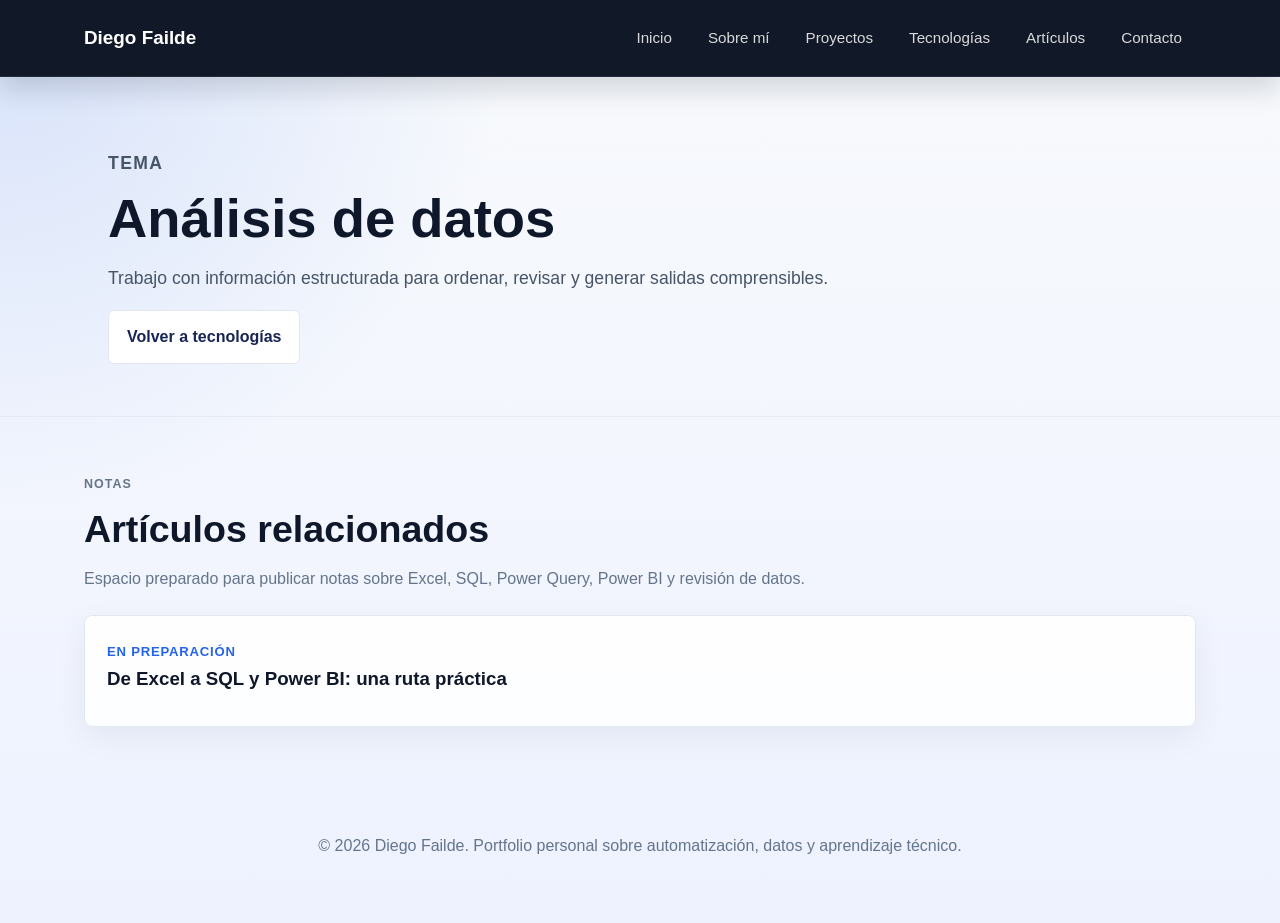
<file: temas/analisis-datos.html>
<!DOCTYPE html>
<html lang="es">
<head>
  <meta charset="UTF-8" />
  <meta name="viewport" content="width=device-width, initial-scale=1.0" />
  <title>Análisis de datos | Diego Failde</title>
  <meta name="description" content="Notas y proyectos de Diego Failde sobre análisis de datos, revisión de información y salidas útiles para seguimiento." />
  <meta name="robots" content="index, follow" />
  <meta name="theme-color" content="#172033" />
  <meta property="og:title" content="Análisis de datos | Diego Failde" />
  <meta property="og:description" content="Notas y proyectos sobre análisis de datos y revisión de información." />
  <meta property="og:type" content="website" />
  <meta property="og:url" content="https://www.diegofailde.es/temas/analisis-datos.html" />
  <meta property="og:site_name" content="Diego Failde" />
  <meta property="og:locale" content="es_ES" />
  <meta name="twitter:card" content="summary" />
  <meta name="twitter:title" content="Análisis de datos | Diego Failde" />
  <meta name="twitter:description" content="Notas y proyectos sobre análisis de datos y revisión de información." />
  <link rel="canonical" href="https://www.diegofailde.es/temas/analisis-datos.html" />
  <link rel="icon" href="/favicon.svg" type="image/svg+xml" />
  <link rel="stylesheet" href="../styles.css?v=20260615-2" />
</head>
<body>
  <a class="skip-link" href="#contenido">Saltar al contenido</a>
  <header class="site-header">
    <nav class="nav" aria-label="Navegación principal">
      <a class="brand" href="../index.html#inicio">Diego Failde</a>
      <ul class="nav-links">
        <li><a href="../index.html#inicio">Inicio</a></li>
        <li><a href="../index.html#sobre-mi">Sobre mí</a></li>
        <li><a href="../index.html#proyectos">Proyectos</a></li>
        <li><a href="../index.html#tecnologias">Tecnologías</a></li>
        <li><a href="../index.html#articulos">Artículos</a></li>
        <li><a href="../index.html#contacto">Contacto</a></li>
      </ul>
    </nav>
  </header>
  <main id="contenido">
    <section class="page-hero" aria-labelledby="titulo-principal">
      <p class="eyebrow">Tema</p>
      <h1 id="titulo-principal">Análisis de datos</h1>
      <p>Trabajo con información estructurada para ordenar, revisar y generar salidas comprensibles.</p>
      <a class="btn btn-secondary" href="../index.html#tecnologias">Volver a tecnologías</a>
    </section>
    <section class="section section-band" aria-labelledby="notas-titulo">
      <div class="section-inner">
        <div class="section-heading">
          <p class="eyebrow">Notas</p>
          <h2 id="notas-titulo">Artículos relacionados</h2>
          <p>Espacio preparado para publicar notas sobre Excel, SQL, Power Query, Power BI y revisión de datos.</p>
        </div>
        <div class="article-list">
          <article>
            <span>En preparación</span>
            <h3>De Excel a SQL y Power BI: una ruta práctica</h3>
          </article>
        </div>
      </div>
    </section>
  </main>
  <footer class="footer">
    <p>© 2026 Diego Failde. Portfolio personal sobre automatización, datos y aprendizaje técnico.</p>
  </footer>
</body>
</html>
</file>
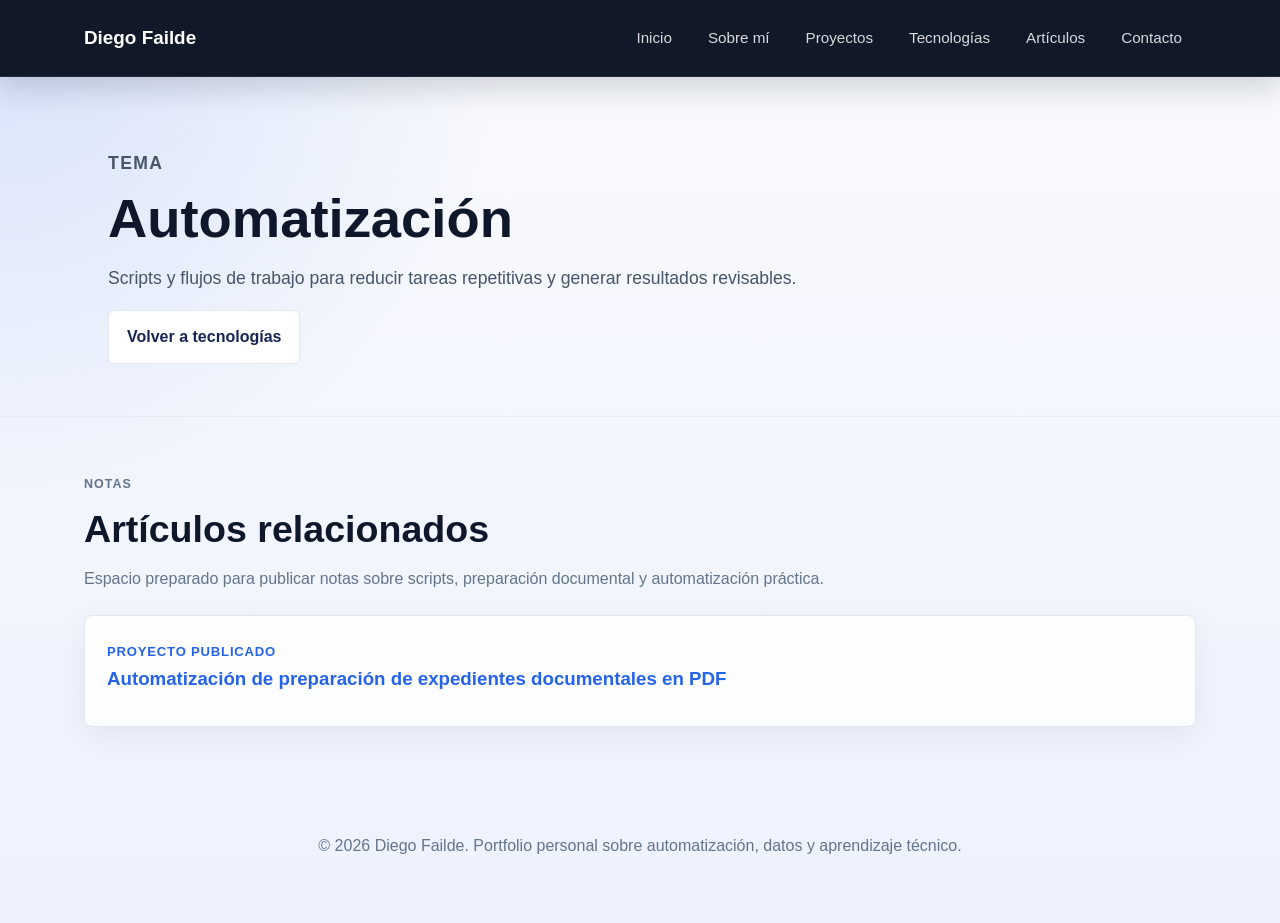
<file: temas/automatizacion.html>
<!DOCTYPE html>
<html lang="es">
<head>
  <meta charset="UTF-8" />
  <meta name="viewport" content="width=device-width, initial-scale=1.0" />
  <title>Automatización | Diego Failde</title>
  <meta name="description" content="Notas y proyectos de Diego Failde sobre automatización con Python, scripts y preparación de flujos de trabajo repetibles." />
  <meta name="robots" content="index, follow" />
  <meta name="theme-color" content="#172033" />
  <meta property="og:title" content="Automatización | Diego Failde" />
  <meta property="og:description" content="Notas y proyectos sobre automatización con Python y scripts." />
  <meta property="og:type" content="website" />
  <meta property="og:url" content="https://www.diegofailde.es/temas/automatizacion.html" />
  <meta property="og:site_name" content="Diego Failde" />
  <meta property="og:locale" content="es_ES" />
  <meta name="twitter:card" content="summary" />
  <meta name="twitter:title" content="Automatización | Diego Failde" />
  <meta name="twitter:description" content="Notas y proyectos sobre automatización con Python y scripts." />
  <link rel="canonical" href="https://www.diegofailde.es/temas/automatizacion.html" />
  <link rel="icon" href="/favicon.svg" type="image/svg+xml" />
  <link rel="stylesheet" href="../styles.css?v=20260615-2" />
</head>
<body>
  <a class="skip-link" href="#contenido">Saltar al contenido</a>
  <header class="site-header">
    <nav class="nav" aria-label="Navegación principal">
      <a class="brand" href="../index.html#inicio">Diego Failde</a>
      <ul class="nav-links">
        <li><a href="../index.html#inicio">Inicio</a></li>
        <li><a href="../index.html#sobre-mi">Sobre mí</a></li>
        <li><a href="../index.html#proyectos">Proyectos</a></li>
        <li><a href="../index.html#tecnologias">Tecnologías</a></li>
        <li><a href="../index.html#articulos">Artículos</a></li>
        <li><a href="../index.html#contacto">Contacto</a></li>
      </ul>
    </nav>
  </header>
  <main id="contenido">
    <section class="page-hero" aria-labelledby="titulo-principal">
      <p class="eyebrow">Tema</p>
      <h1 id="titulo-principal">Automatización</h1>
      <p>Scripts y flujos de trabajo para reducir tareas repetitivas y generar resultados revisables.</p>
      <a class="btn btn-secondary" href="../index.html#tecnologias">Volver a tecnologías</a>
    </section>
    <section class="section section-band" aria-labelledby="notas-titulo">
      <div class="section-inner">
        <div class="section-heading">
          <p class="eyebrow">Notas</p>
          <h2 id="notas-titulo">Artículos relacionados</h2>
          <p>Espacio preparado para publicar notas sobre scripts, preparación documental y automatización práctica.</p>
        </div>
        <div class="article-list">
          <article>
            <span>Proyecto publicado</span>
            <h3><a class="inline-link" href="../proyectos/preparacion-expedientes-pdf.html">Automatización de preparación de expedientes documentales en PDF</a></h3>
          </article>
        </div>
      </div>
    </section>
  </main>
  <footer class="footer">
    <p>© 2026 Diego Failde. Portfolio personal sobre automatización, datos y aprendizaje técnico.</p>
  </footer>
</body>
</html>
</file>
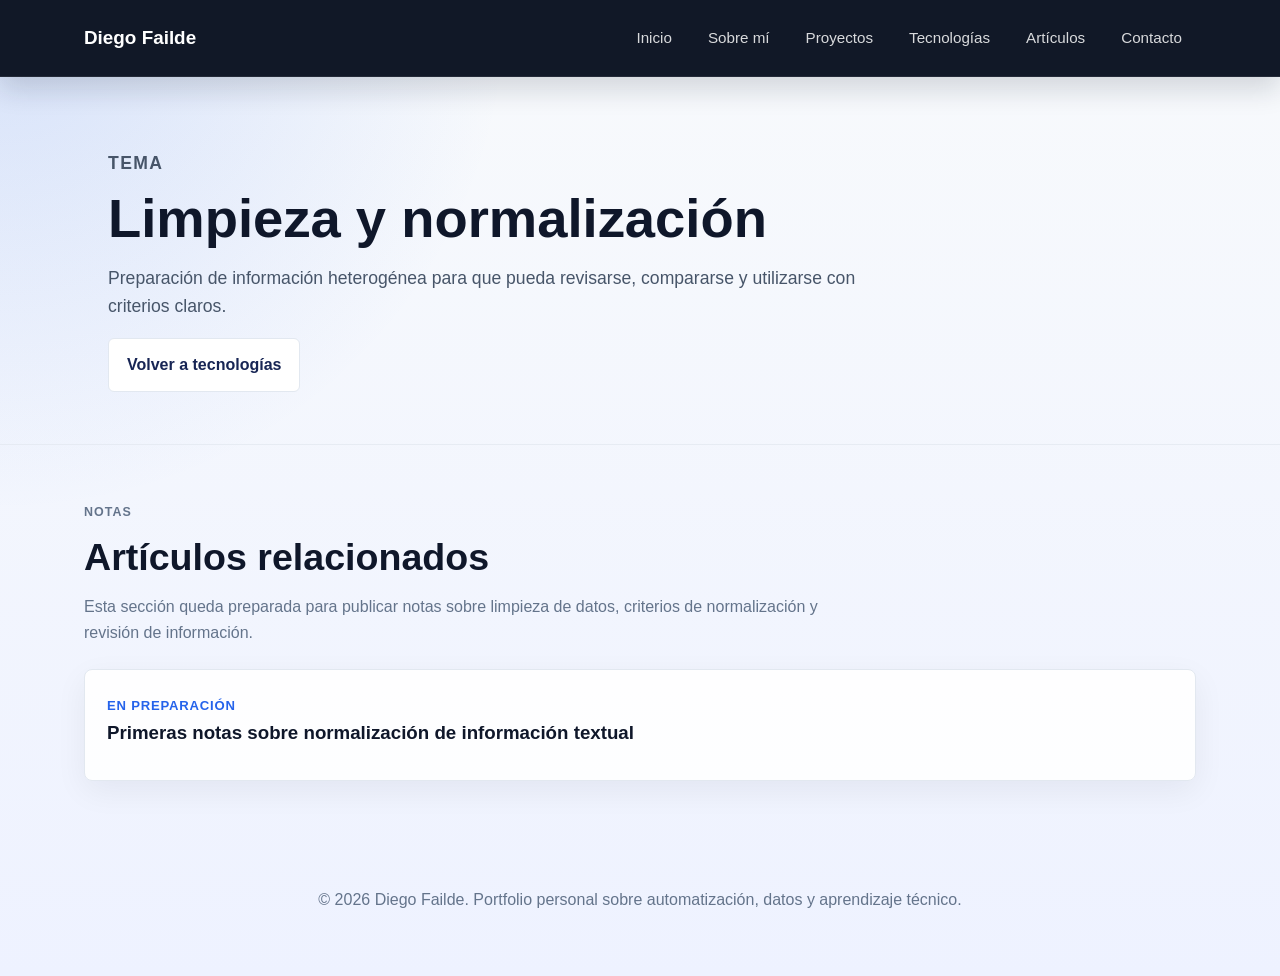
<file: temas/limpieza-normalizacion.html>
<!DOCTYPE html>
<html lang="es">
<head>
  <meta charset="UTF-8" />
  <meta name="viewport" content="width=device-width, initial-scale=1.0" />
  <title>Limpieza y normalización | Diego Failde</title>
  <meta name="description" content="Notas y proyectos de Diego Failde sobre limpieza, normalización y preparación de información para análisis y automatización." />
  <meta name="robots" content="index, follow" />
  <meta name="theme-color" content="#172033" />
  <meta property="og:title" content="Limpieza y normalización | Diego Failde" />
  <meta property="og:description" content="Notas y proyectos sobre limpieza, normalización y preparación de información." />
  <meta property="og:type" content="website" />
  <meta property="og:url" content="https://www.diegofailde.es/temas/limpieza-normalizacion.html" />
  <meta property="og:site_name" content="Diego Failde" />
  <meta property="og:locale" content="es_ES" />
  <meta name="twitter:card" content="summary" />
  <meta name="twitter:title" content="Limpieza y normalización | Diego Failde" />
  <meta name="twitter:description" content="Notas y proyectos sobre limpieza, normalización y preparación de información." />
  <link rel="canonical" href="https://www.diegofailde.es/temas/limpieza-normalizacion.html" />
  <link rel="icon" href="/favicon.svg" type="image/svg+xml" />
  <link rel="stylesheet" href="../styles.css?v=20260615-2" />
</head>
<body>
  <a class="skip-link" href="#contenido">Saltar al contenido</a>
  <header class="site-header">
    <nav class="nav" aria-label="Navegación principal">
      <a class="brand" href="../index.html#inicio">Diego Failde</a>
      <ul class="nav-links">
        <li><a href="../index.html#inicio">Inicio</a></li>
        <li><a href="../index.html#sobre-mi">Sobre mí</a></li>
        <li><a href="../index.html#proyectos">Proyectos</a></li>
        <li><a href="../index.html#tecnologias">Tecnologías</a></li>
        <li><a href="../index.html#articulos">Artículos</a></li>
        <li><a href="../index.html#contacto">Contacto</a></li>
      </ul>
    </nav>
  </header>
  <main id="contenido">
    <section class="page-hero" aria-labelledby="titulo-principal">
      <p class="eyebrow">Tema</p>
      <h1 id="titulo-principal">Limpieza y normalización</h1>
      <p>Preparación de información heterogénea para que pueda revisarse, compararse y utilizarse con criterios claros.</p>
      <a class="btn btn-secondary" href="../index.html#tecnologias">Volver a tecnologías</a>
    </section>
    <section class="section section-band" aria-labelledby="notas-titulo">
      <div class="section-inner">
        <div class="section-heading">
          <p class="eyebrow">Notas</p>
          <h2 id="notas-titulo">Artículos relacionados</h2>
          <p>Esta sección queda preparada para publicar notas sobre limpieza de datos, criterios de normalización y revisión de información.</p>
        </div>
        <div class="article-list">
          <article>
            <span>En preparación</span>
            <h3>Primeras notas sobre normalización de información textual</h3>
          </article>
        </div>
      </div>
    </section>
  </main>
  <footer class="footer">
    <p>© 2026 Diego Failde. Portfolio personal sobre automatización, datos y aprendizaje técnico.</p>
  </footer>
</body>
</html>
</file>
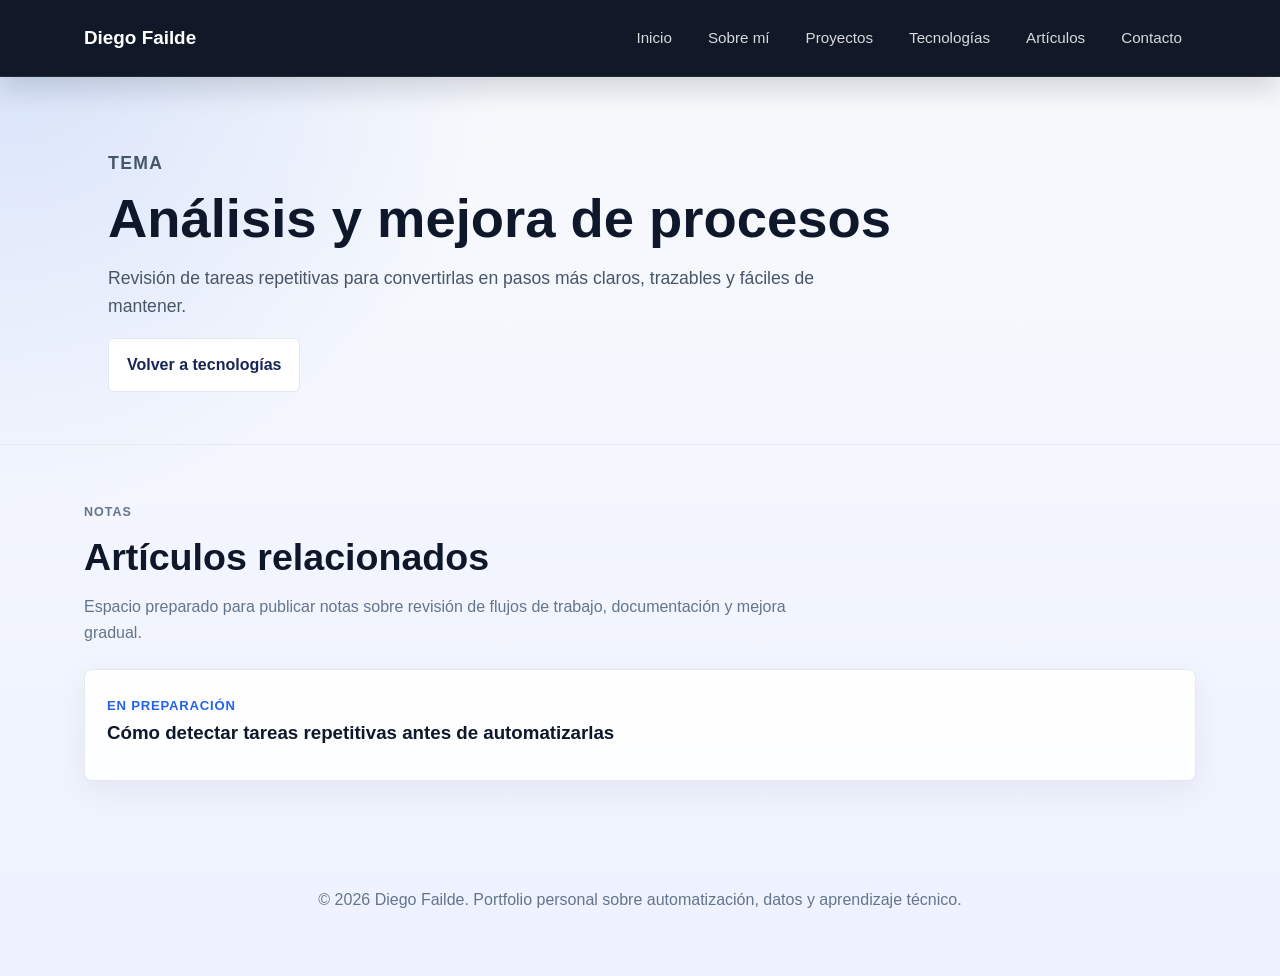
<file: temas/mejora-procesos.html>
<!DOCTYPE html>
<html lang="es">
<head>
  <meta charset="UTF-8" />
  <meta name="viewport" content="width=device-width, initial-scale=1.0" />
  <title>Análisis y mejora de procesos | Diego Failde</title>
  <meta name="description" content="Notas y proyectos de Diego Failde sobre análisis y mejora de procesos administrativos mediante criterios claros y herramientas sencillas." />
  <meta name="robots" content="index, follow" />
  <meta name="theme-color" content="#172033" />
  <meta property="og:title" content="Análisis y mejora de procesos | Diego Failde" />
  <meta property="og:description" content="Notas y proyectos sobre mejora de procesos administrativos." />
  <meta property="og:type" content="website" />
  <meta property="og:url" content="https://www.diegofailde.es/temas/mejora-procesos.html" />
  <meta property="og:site_name" content="Diego Failde" />
  <meta property="og:locale" content="es_ES" />
  <meta name="twitter:card" content="summary" />
  <meta name="twitter:title" content="Análisis y mejora de procesos | Diego Failde" />
  <meta name="twitter:description" content="Notas y proyectos sobre mejora de procesos administrativos." />
  <link rel="canonical" href="https://www.diegofailde.es/temas/mejora-procesos.html" />
  <link rel="icon" href="/favicon.svg" type="image/svg+xml" />
  <link rel="stylesheet" href="../styles.css?v=20260615-2" />
</head>
<body>
  <a class="skip-link" href="#contenido">Saltar al contenido</a>
  <header class="site-header">
    <nav class="nav" aria-label="Navegación principal">
      <a class="brand" href="../index.html#inicio">Diego Failde</a>
      <ul class="nav-links">
        <li><a href="../index.html#inicio">Inicio</a></li>
        <li><a href="../index.html#sobre-mi">Sobre mí</a></li>
        <li><a href="../index.html#proyectos">Proyectos</a></li>
        <li><a href="../index.html#tecnologias">Tecnologías</a></li>
        <li><a href="../index.html#articulos">Artículos</a></li>
        <li><a href="../index.html#contacto">Contacto</a></li>
      </ul>
    </nav>
  </header>
  <main id="contenido">
    <section class="page-hero" aria-labelledby="titulo-principal">
      <p class="eyebrow">Tema</p>
      <h1 id="titulo-principal">Análisis y mejora de procesos</h1>
      <p>Revisión de tareas repetitivas para convertirlas en pasos más claros, trazables y fáciles de mantener.</p>
      <a class="btn btn-secondary" href="../index.html#tecnologias">Volver a tecnologías</a>
    </section>
    <section class="section section-band" aria-labelledby="notas-titulo">
      <div class="section-inner">
        <div class="section-heading">
          <p class="eyebrow">Notas</p>
          <h2 id="notas-titulo">Artículos relacionados</h2>
          <p>Espacio preparado para publicar notas sobre revisión de flujos de trabajo, documentación y mejora gradual.</p>
        </div>
        <div class="article-list">
          <article>
            <span>En preparación</span>
            <h3>Cómo detectar tareas repetitivas antes de automatizarlas</h3>
          </article>
        </div>
      </div>
    </section>
  </main>
  <footer class="footer">
    <p>© 2026 Diego Failde. Portfolio personal sobre automatización, datos y aprendizaje técnico.</p>
  </footer>
</body>
</html>
</file>
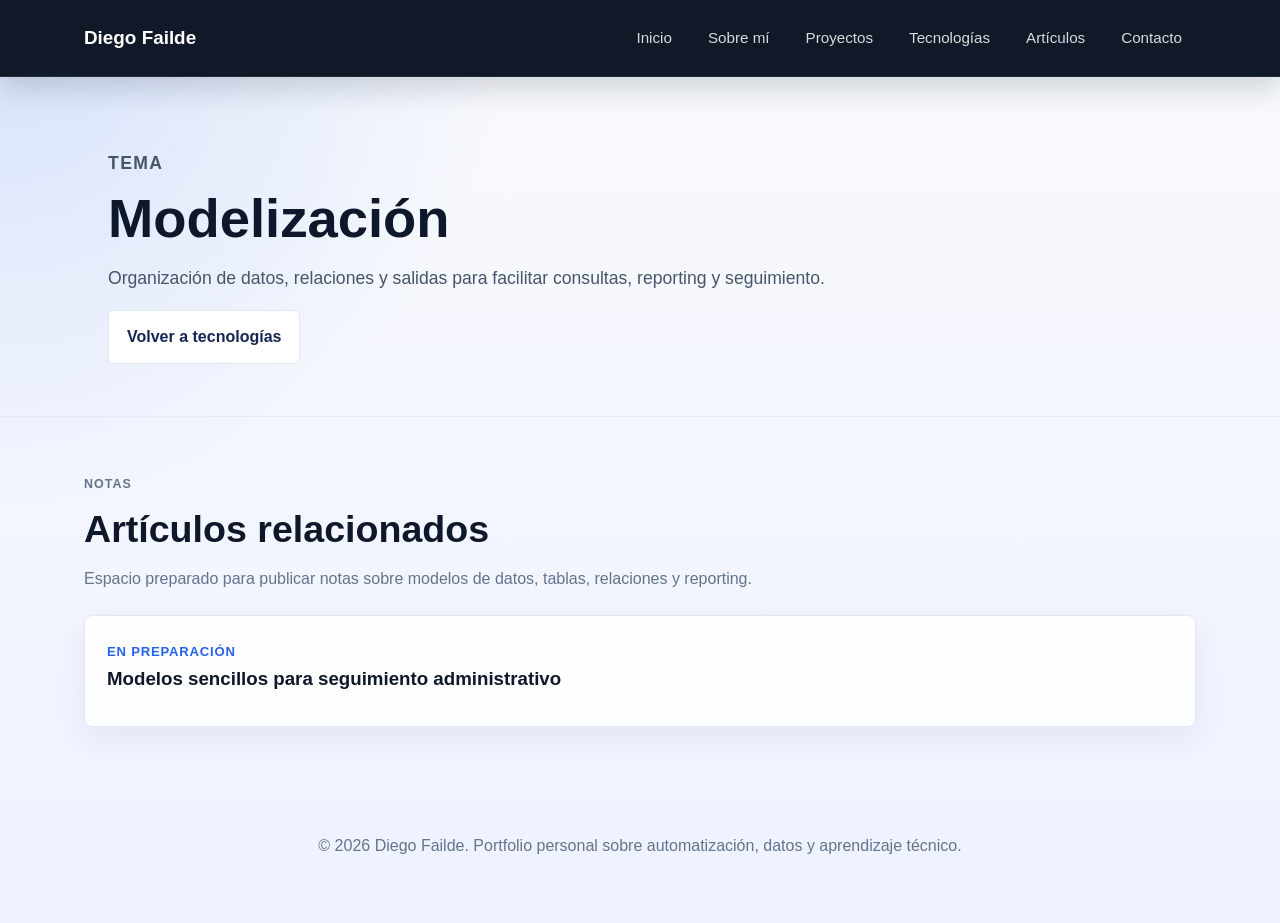
<file: temas/modelizacion.html>
<!DOCTYPE html>
<html lang="es">
<head>
  <meta charset="UTF-8" />
  <meta name="viewport" content="width=device-width, initial-scale=1.0" />
  <title>Modelización | Diego Failde</title>
  <meta name="description" content="Notas y proyectos de Diego Failde sobre modelización, estructura de datos y preparación de información para reporting." />
  <meta name="robots" content="index, follow" />
  <meta name="theme-color" content="#172033" />
  <meta property="og:title" content="Modelización | Diego Failde" />
  <meta property="og:description" content="Notas y proyectos sobre modelización, estructura de datos y reporting." />
  <meta property="og:type" content="website" />
  <meta property="og:url" content="https://www.diegofailde.es/temas/modelizacion.html" />
  <meta property="og:site_name" content="Diego Failde" />
  <meta property="og:locale" content="es_ES" />
  <meta name="twitter:card" content="summary" />
  <meta name="twitter:title" content="Modelización | Diego Failde" />
  <meta name="twitter:description" content="Notas y proyectos sobre modelización, estructura de datos y reporting." />
  <link rel="canonical" href="https://www.diegofailde.es/temas/modelizacion.html" />
  <link rel="icon" href="/favicon.svg" type="image/svg+xml" />
  <link rel="stylesheet" href="../styles.css?v=20260615-2" />
</head>
<body>
  <a class="skip-link" href="#contenido">Saltar al contenido</a>
  <header class="site-header">
    <nav class="nav" aria-label="Navegación principal">
      <a class="brand" href="../index.html#inicio">Diego Failde</a>
      <ul class="nav-links">
        <li><a href="../index.html#inicio">Inicio</a></li>
        <li><a href="../index.html#sobre-mi">Sobre mí</a></li>
        <li><a href="../index.html#proyectos">Proyectos</a></li>
        <li><a href="../index.html#tecnologias">Tecnologías</a></li>
        <li><a href="../index.html#articulos">Artículos</a></li>
        <li><a href="../index.html#contacto">Contacto</a></li>
      </ul>
    </nav>
  </header>
  <main id="contenido">
    <section class="page-hero" aria-labelledby="titulo-principal">
      <p class="eyebrow">Tema</p>
      <h1 id="titulo-principal">Modelización</h1>
      <p>Organización de datos, relaciones y salidas para facilitar consultas, reporting y seguimiento.</p>
      <a class="btn btn-secondary" href="../index.html#tecnologias">Volver a tecnologías</a>
    </section>
    <section class="section section-band" aria-labelledby="notas-titulo">
      <div class="section-inner">
        <div class="section-heading">
          <p class="eyebrow">Notas</p>
          <h2 id="notas-titulo">Artículos relacionados</h2>
          <p>Espacio preparado para publicar notas sobre modelos de datos, tablas, relaciones y reporting.</p>
        </div>
        <div class="article-list">
          <article>
            <span>En preparación</span>
            <h3>Modelos sencillos para seguimiento administrativo</h3>
          </article>
        </div>
      </div>
    </section>
  </main>
  <footer class="footer">
    <p>© 2026 Diego Failde. Portfolio personal sobre automatización, datos y aprendizaje técnico.</p>
  </footer>
</body>
</html>
</file>
<file: styles.css>
:root {
  --bg: #0f172a;
  --bg-soft: #111827;
  --card: #ffffff;
  --card-soft: #f8fafc;
  --text: #0f172a;
  --muted: #64748b;
  --primary: #2563eb;
  --primary-dark: #1d4ed8;
  --accent: #38bdf8;
  --border: #e2e8f0;
  --shadow: 0 20px 50px rgba(15, 23, 42, 0.12);
  --radius: 8px;
}

* {
  box-sizing: border-box;
}

html {
  scroll-behavior: smooth;
}

body {
  margin: 0;
  font-family: Arial, Helvetica, sans-serif;
  color: var(--text);
  background:
    radial-gradient(circle at top left, rgba(37, 99, 235, 0.16), transparent 32rem),
    linear-gradient(180deg, #f8fafc 0%, #eef2ff 100%);
  line-height: 1.6;
}

a {
  color: inherit;
}

.skip-link {
  position: fixed;
  top: 12px;
  left: 12px;
  z-index: 30;
  padding: 10px 14px;
  border-radius: 6px;
  color: white;
  background: var(--primary);
  text-decoration: none;
  font-weight: 800;
  transform: translateY(-140%);
  transition: transform 0.15s ease;
}

.skip-link:focus {
  transform: translateY(0);
}

a:focus-visible,
.btn:focus-visible,
.skill-card:focus-visible,
.project-card:focus-within {
  outline: 3px solid rgba(56, 189, 248, 0.72);
  outline-offset: 4px;
}

.site-header {
  position: sticky;
  top: 0;
  z-index: 10;
  background: #111827;
  border-bottom: 1px solid rgba(255, 255, 255, 0.08);
  box-shadow: 0 12px 28px rgba(15, 23, 42, 0.16);
}

.nav {
  max-width: 1160px;
  margin: 0 auto;
  min-height: 76px;
  padding: 16px 24px;
  display: flex;
  justify-content: space-between;
  align-items: center;
  gap: 24px;
}

.brand {
  color: white;
  text-decoration: none;
  font-weight: 800;
  letter-spacing: 0;
  font-size: 1.18rem;
}

.nav-links {
  display: flex;
  flex-wrap: wrap;
  gap: 8px;
  align-items: center;
  margin: 0;
  padding: 0;
  list-style: none;
}

.nav-links a {
  color: rgba(255, 255, 255, 0.84);
  text-decoration: none;
  font-size: 0.95rem;
  padding: 10px 14px;
  border-radius: 6px;
  transition: background 0.15s ease, color 0.15s ease, box-shadow 0.15s ease;
}

.nav-links a:hover,
.nav-links a.active {
  color: white;
  background: rgba(37, 99, 235, 0.72);
  box-shadow: inset 0 0 0 1px rgba(255, 255, 255, 0.08);
}

.hero {
  max-width: 1160px;
  margin: 0 auto;
  padding: 82px 24px 56px;
  display: grid;
  grid-template-columns: minmax(0, 1.5fr) 380px;
  gap: 32px;
  align-items: center;
}

.hero-content {
  padding: 12px 0;
}

.eyebrow {
  margin: 0 0 14px;
  color: var(--primary);
  text-transform: uppercase;
  font-weight: 800;
  font-size: 0.78rem;
  letter-spacing: 0.08em;
}

.hero h1 {
  margin: 0;
  max-width: 820px;
  font-size: 4rem;
  line-height: 0.98;
  letter-spacing: 0;
  color: #0f172a;
}

.hero-text {
  max-width: 760px;
  margin: 24px 0 0;
  font-size: 1.12rem;
  color: #475569;
}

.hero-actions {
  margin-top: 30px;
  display: flex;
  gap: 14px;
  flex-wrap: wrap;
}

.btn {
  display: inline-flex;
  align-items: center;
  justify-content: center;
  padding: 13px 18px;
  border-radius: 6px;
  text-decoration: none;
  font-weight: 800;
  border: 1px solid transparent;
  transition: transform 0.15s ease, box-shadow 0.15s ease, background 0.15s ease;
}

.btn:hover {
  transform: translateY(-2px);
}

.btn-primary {
  color: white;
  background: var(--primary);
  box-shadow: 0 12px 26px rgba(37, 99, 235, 0.28);
}

.btn-primary:hover {
  background: var(--primary-dark);
}

.btn-secondary {
  color: #172554;
  background: white;
  border-color: var(--border);
}

.disabled {
  opacity: 0.65;
  cursor: not-allowed;
  pointer-events: none;
}

.hero-tags {
  margin-top: 26px;
  display: flex;
  gap: 10px;
  flex-wrap: wrap;
}

.hero-tags span,
.badge {
  display: inline-flex;
  align-items: center;
  padding: 7px 10px;
  border-radius: 6px;
  background: rgba(37, 99, 235, 0.08);
  color: #1d4ed8;
  font-weight: 800;
  font-size: 0.82rem;
}

.hero-card {
  background: linear-gradient(180deg, #111827, #0f172a);
  color: white;
  border-radius: var(--radius);
  padding: 30px;
  box-shadow: var(--shadow);
  border: 1px solid rgba(255, 255, 255, 0.08);
}

.avatar {
  width: 88px;
  height: 88px;
  border-radius: 8px;
  display: grid;
  place-items: center;
  font-weight: 900;
  font-size: 2rem;
  background: linear-gradient(135deg, var(--primary), var(--accent));
  margin-bottom: 22px;
}

.card-label {
  display: inline-block;
  margin: 0 0 12px;
  padding: 6px 10px;
  border-radius: 6px;
  background: rgba(56, 189, 248, 0.14);
  color: #7dd3fc;
  font-size: 0.78rem;
  font-weight: 800;
  text-transform: uppercase;
  letter-spacing: 0.08em;
}

.hero-card h2 {
  margin: 0 0 8px;
  font-size: 1.5rem;
}

.hero-card-text {
  margin: 0;
  color: #cbd5e1;
}

.focus-list {
  margin-top: 24px;
  display: grid;
  gap: 14px;
}

.focus-list > div {
  display: grid;
  grid-template-columns: 42px 1fr;
  gap: 14px;
  align-items: start;
  padding: 16px;
  border-radius: 8px;
  background: rgba(255, 255, 255, 0.07);
}

.focus-icon {
  width: 36px;
  height: 36px;
  border-radius: 6px;
  display: grid;
  place-items: center;
  background: rgba(37, 99, 235, 0.28);
  color: #bfdbfe;
  font-size: 0.8rem;
  font-weight: 900;
}

.focus-list strong {
  display: block;
  color: white;
  margin-bottom: 3px;
}

.focus-list p {
  margin: 0;
  color: #cbd5e1;
  font-size: 0.92rem;
}

.section {
  max-width: 1160px;
  margin: 24px auto;
  padding: 40px 24px;
  scroll-margin-top: 82px;
}

.section-band {
  max-width: none;
  margin: 0;
  padding: 58px 24px;
  border-top: 1px solid rgba(226, 232, 240, 0.72);
}

.section-band-muted {
  background: rgba(255, 255, 255, 0.34);
}

.section-band > * {
  max-width: 1112px;
  margin-left: auto;
  margin-right: auto;
}

.section-inner {
  max-width: 1112px;
  margin: 0 auto;
}

.section-heading {
  max-width: 1112px;
  margin-bottom: 24px;
}

.section-heading h2,
.contact-section h2 {
  margin: 0;
  font-size: 2.35rem;
  line-height: 1.1;
  letter-spacing: 0;
}

.section-heading p {
  max-width: 760px;
  color: var(--muted);
}

.two-columns {
  display: grid;
  grid-template-columns: minmax(0, 1.3fr) 420px;
  gap: 24px;
  align-items: start;
}

.two-columns > div,
.highlight-box,
.project-card,
.skill-card,
.cv-box,
.article-list article,
.contact-section {
  background: rgba(255, 255, 255, 0.9);
  border: 1px solid var(--border);
  border-radius: var(--radius);
  box-shadow: 0 10px 32px rgba(15, 23, 42, 0.06);
}

.two-columns > div:first-child {
  padding: 28px;
}

.highlight-box {
  padding: 28px;
}

.highlight-box h3 {
  margin-top: 0;
}

.highlight-box ul {
  padding-left: 20px;
  margin-bottom: 0;
}

.project-grid {
  display: grid;
  grid-template-columns: repeat(2, minmax(0, 1fr));
  gap: 20px;
}

.project-card {
  padding: 28px;
  background: rgba(255, 255, 255, 0.9);
  transition: transform 0.15s ease, box-shadow 0.15s ease, background 0.15s ease, border-color 0.15s ease;
}

.project-card.featured {
  background: rgba(255, 255, 255, 0.9);
}

.project-card:hover,
.project-card.featured:hover,
.skill-card:hover {
  transform: translateY(-4px);
  box-shadow: var(--shadow);
  border-color: rgba(37, 99, 235, 0.22);
  background:
    linear-gradient(135deg, rgba(37, 99, 235, 0.08), rgba(56, 189, 248, 0.12)),
    white;
}

.card-topline {
  display: flex;
  gap: 8px;
  flex-wrap: wrap;
  margin-bottom: 16px;
}

.project-card h3,
.skill-card h3,
.skill-card h4,
.article-list h3,
.cv-box h3 {
  margin: 0 0 10px;
  letter-spacing: 0;
}

.project-card p,
.skill-card p,
.article-list p,
.cv-box p {
  color: var(--muted);
}

.card-link {
  display: inline-block;
  margin-top: 10px;
  color: var(--primary);
  font-weight: 800;
  text-decoration: none;
}

.card-status {
  display: inline-flex;
  margin-top: 10px;
  padding: 7px 10px;
  border-radius: 6px;
  color: #334155;
  background: #f1f5f9;
  font-size: 0.86rem;
  font-weight: 800;
}

.card-link:hover {
  text-decoration: underline;
}

.skills-grid {
  display: grid;
  grid-template-columns: repeat(5, minmax(0, 1fr));
  gap: 18px;
}

.skill-card {
  padding: 24px;
  display: block;
  color: inherit;
  text-decoration: none;
  transition: transform 0.15s ease, box-shadow 0.15s ease, background 0.15s ease, border-color 0.15s ease;
}

.skill-card h4 {
  font-size: 1rem;
}

.skill-card:hover {
  text-decoration: none;
}

.work-blocks {
  display: grid;
  gap: 30px;
}

.work-block {
  padding: 0;
}

.work-block-heading {
  max-width: 760px;
  margin-bottom: 16px;
}

.work-block-heading h3 {
  margin: 0 0 8px;
  color: #0f172a;
  font-size: 1.55rem;
  line-height: 1.15;
}

.work-block-heading p {
  margin: 0;
  color: var(--muted);
}

.compact-grid {
  grid-template-columns: repeat(3, minmax(0, 1fr));
}

.three-grid {
  grid-template-columns: repeat(3, minmax(0, 1fr));
}

.inline-link {
  color: var(--primary);
  font-weight: 800;
  text-decoration: none;
}

.inline-link:hover {
  text-decoration: underline;
}

.page-hero {
  max-width: 1112px;
  margin: 0 auto;
  padding: 72px 24px 52px;
}

.page-hero h1,
.article-page h1 {
  max-width: 860px;
  margin: 0;
  color: #0f172a;
  font-size: 3.4rem;
  line-height: 1.02;
  letter-spacing: 0;
}

.page-hero p,
.lead {
  max-width: 760px;
  color: #475569;
  font-size: 1.1rem;
}

.article-page,
.project-page {
  max-width: none;
}

.article-page {
  margin: 0 auto;
  padding: 72px 24px 52px;
}

.article-content,
.article-page {
  max-width: 860px;
}

.article-content {
  margin-left: auto;
  margin-right: auto;
}

.article-content h2,
.article-page h2 {
  margin-top: 32px;
  margin-bottom: 10px;
  color: #0f172a;
  font-size: 1.55rem;
}

.article-content p,
.article-content li,
.article-page p,
.article-page li {
  color: #475569;
}

.article-meta {
  color: var(--muted);
  font-weight: 800;
}

.pdf-section {
  background: rgba(255, 255, 255, 0.34);
}

.pdf-actions {
  margin-bottom: 18px;
}

.pdf-embed {
  width: 100%;
  min-height: 680px;
  border: 1px solid var(--border);
  border-radius: var(--radius);
  background: white;
}

.timeline {
  position: relative;
  display: grid;
  gap: 18px;
}

.timeline-item {
  display: grid;
  grid-template-columns: 26px minmax(0, 1fr);
  gap: 16px;
  padding: 22px;
  background: white;
  border: 1px solid var(--border);
  border-radius: var(--radius);
}

.timeline-marker {
  width: 14px;
  height: 14px;
  border-radius: 999px;
  margin-top: 7px;
  background: var(--primary);
  box-shadow: 0 0 0 6px rgba(37, 99, 235, 0.12);
}

.timeline-item h3 {
  margin: 0 0 6px;
}

.timeline-item p {
  margin: 0;
  color: var(--muted);
}

.article-list {
  display: grid;
  gap: 14px;
}

.article-list article {
  padding: 22px;
}

.article-list span {
  color: var(--primary);
  font-size: 0.82rem;
  font-weight: 900;
  text-transform: uppercase;
  letter-spacing: 0.06em;
}

.cv-box {
  padding: 28px;
  display: flex;
  justify-content: space-between;
  gap: 24px;
  align-items: center;
}

.contact-section {
  display: grid;
  grid-template-columns: minmax(0, 1.2fr) 360px;
  gap: 28px;
  align-items: center;
  padding: 34px;
  background: #0f172a;
  color: white;
}

.contact-section p {
  color: #cbd5e1;
}

.contact-links {
  display: grid;
  gap: 12px;
}

.contact-links a {
  display: block;
  padding: 14px 16px;
  border-radius: 6px;
  background: rgba(255, 255, 255, 0.08);
  color: white;
  text-decoration: none;
  font-weight: 800;
}

.contact-links a:hover {
  background: rgba(255, 255, 255, 0.14);
}

.footer {
  max-width: 1160px;
  margin: 0 auto;
  padding: 32px 24px 48px;
  color: var(--muted);
  text-align: center;
}

@media (max-width: 1100px) {
  .hero h1 {
    font-size: 3.35rem;
  }

  .skills-grid {
    grid-template-columns: repeat(2, minmax(0, 1fr));
  }

  .compact-grid,
  .three-grid {
    grid-template-columns: repeat(2, minmax(0, 1fr));
  }

  .page-hero h1,
  .article-page h1 {
    font-size: 2.8rem;
  }
}

@media (max-width: 980px) {
  .hero,
  .two-columns,
  .contact-section {
    grid-template-columns: 1fr;
  }

  .hero-card {
    max-width: 560px;
  }
}

@media (max-width: 700px) {
  .nav {
    min-height: auto;
    align-items: flex-start;
    flex-direction: column;
    gap: 14px;
    padding: 14px 18px;
  }

  .nav-links {
    gap: 8px;
    width: 100%;
    flex-wrap: nowrap;
    overflow-x: auto;
    padding-bottom: 4px;
    scrollbar-width: none;
  }

  .nav-links::-webkit-scrollbar {
    display: none;
  }

  .nav-links a {
    display: block;
    white-space: nowrap;
    padding: 8px 10px;
  }

  .hero {
    padding-top: 54px;
  }

  .hero h1 {
    font-size: 2.65rem;
    line-height: 1.04;
  }

  .section-heading h2,
  .contact-section h2 {
    font-size: 1.95rem;
  }

  .project-grid,
  .skills-grid {
    grid-template-columns: 1fr;
  }

  .compact-grid,
  .three-grid {
    grid-template-columns: 1fr;
  }

  .section {
    padding: 28px 18px;
    scroll-margin-top: 128px;
  }

  .section-band {
    padding: 42px 18px;
  }

  .page-hero {
    padding: 48px 18px 38px;
  }

  .page-hero h1,
  .article-page h1 {
    font-size: 2.25rem;
    line-height: 1.08;
  }

  .pdf-embed {
    min-height: 520px;
  }

  .cv-box {
    align-items: flex-start;
    flex-direction: column;
  }
}

@media (max-width: 420px) {
  .hero h1 {
    font-size: 2.25rem;
  }

  .hero,
  .section {
    padding-left: 16px;
    padding-right: 16px;
  }

  .hero-card,
  .project-card,
  .skill-card,
  .highlight-box,
  .two-columns > div:first-child,
  .cv-box,
  .article-list article,
  .contact-section {
    padding: 22px;
  }
}

@media (prefers-reduced-motion: reduce) {
  *,
  *::before,
  *::after {
    scroll-behavior: auto !important;
    transition-duration: 0.01ms !important;
    animation-duration: 0.01ms !important;
    animation-iteration-count: 1 !important;
  }

  .btn:hover,
  .project-card:hover,
  .project-card.featured:hover {
    transform: none;
  }
}
</file>
